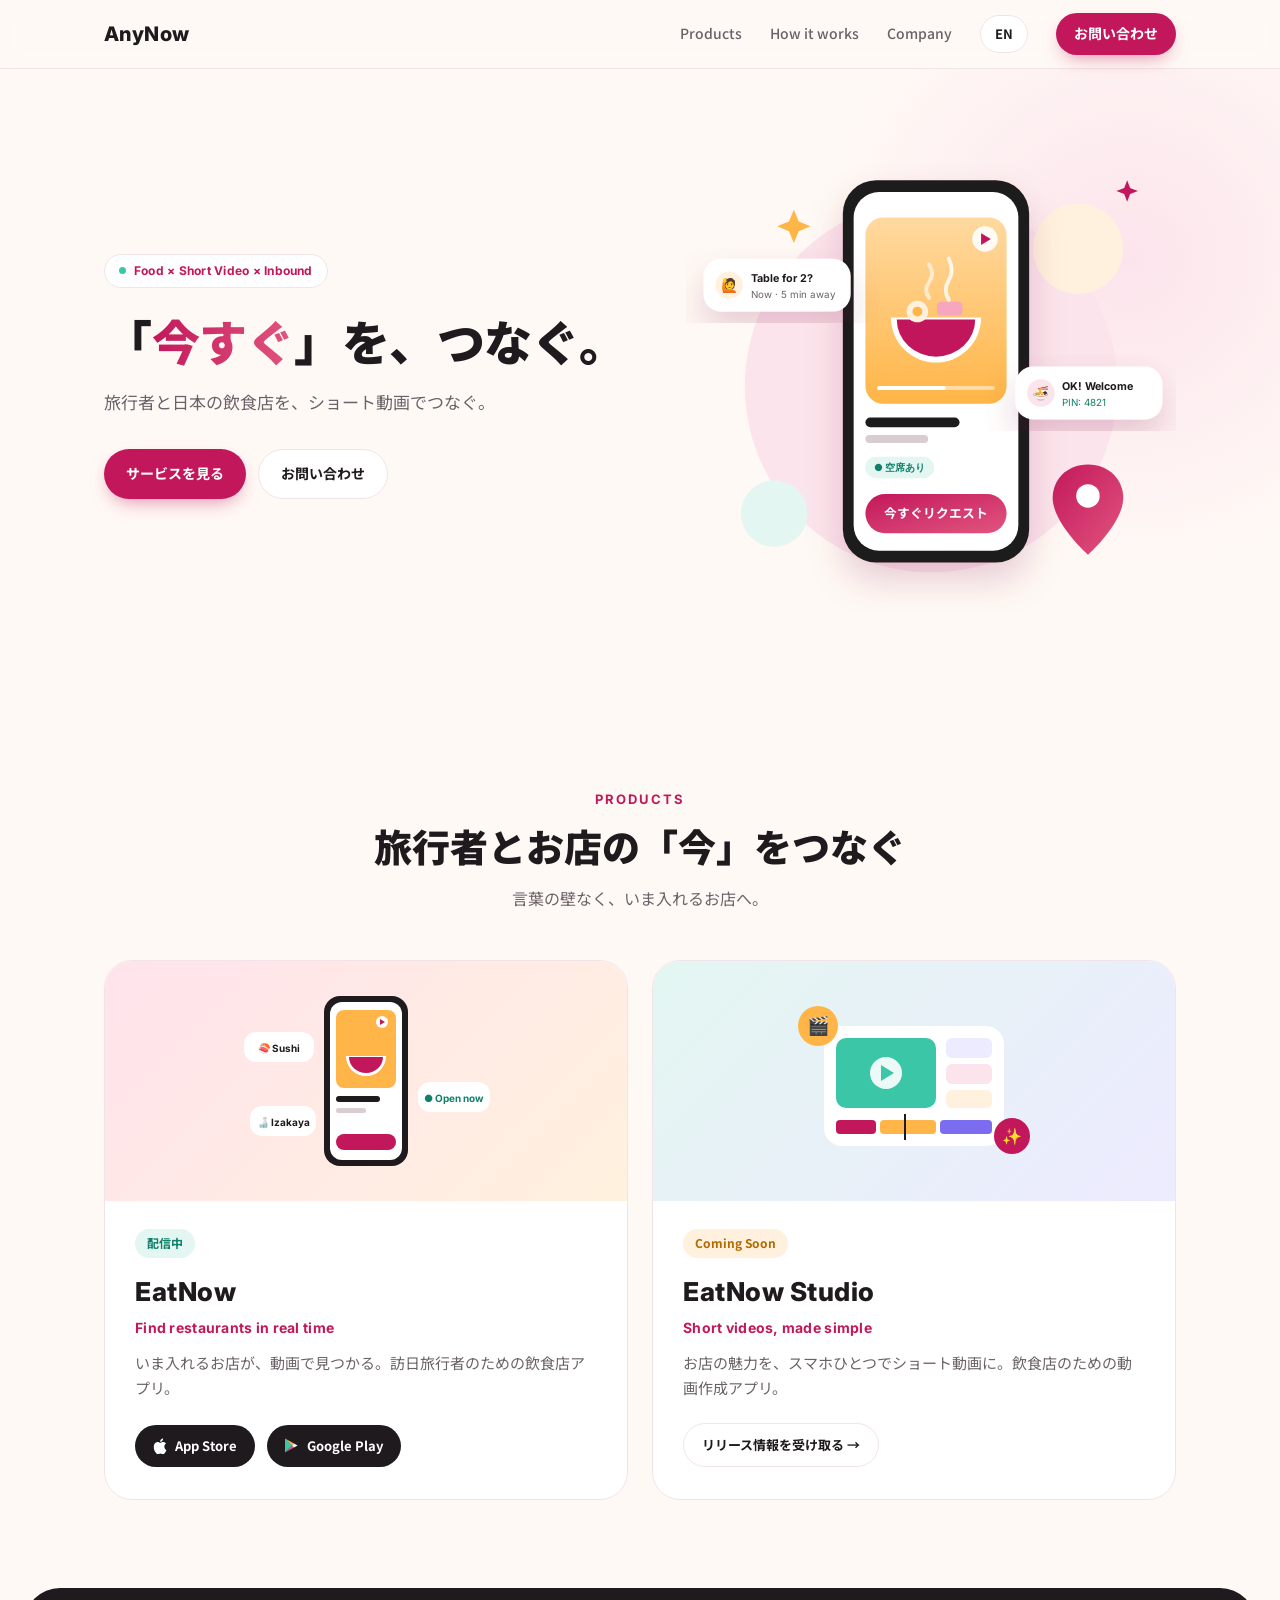
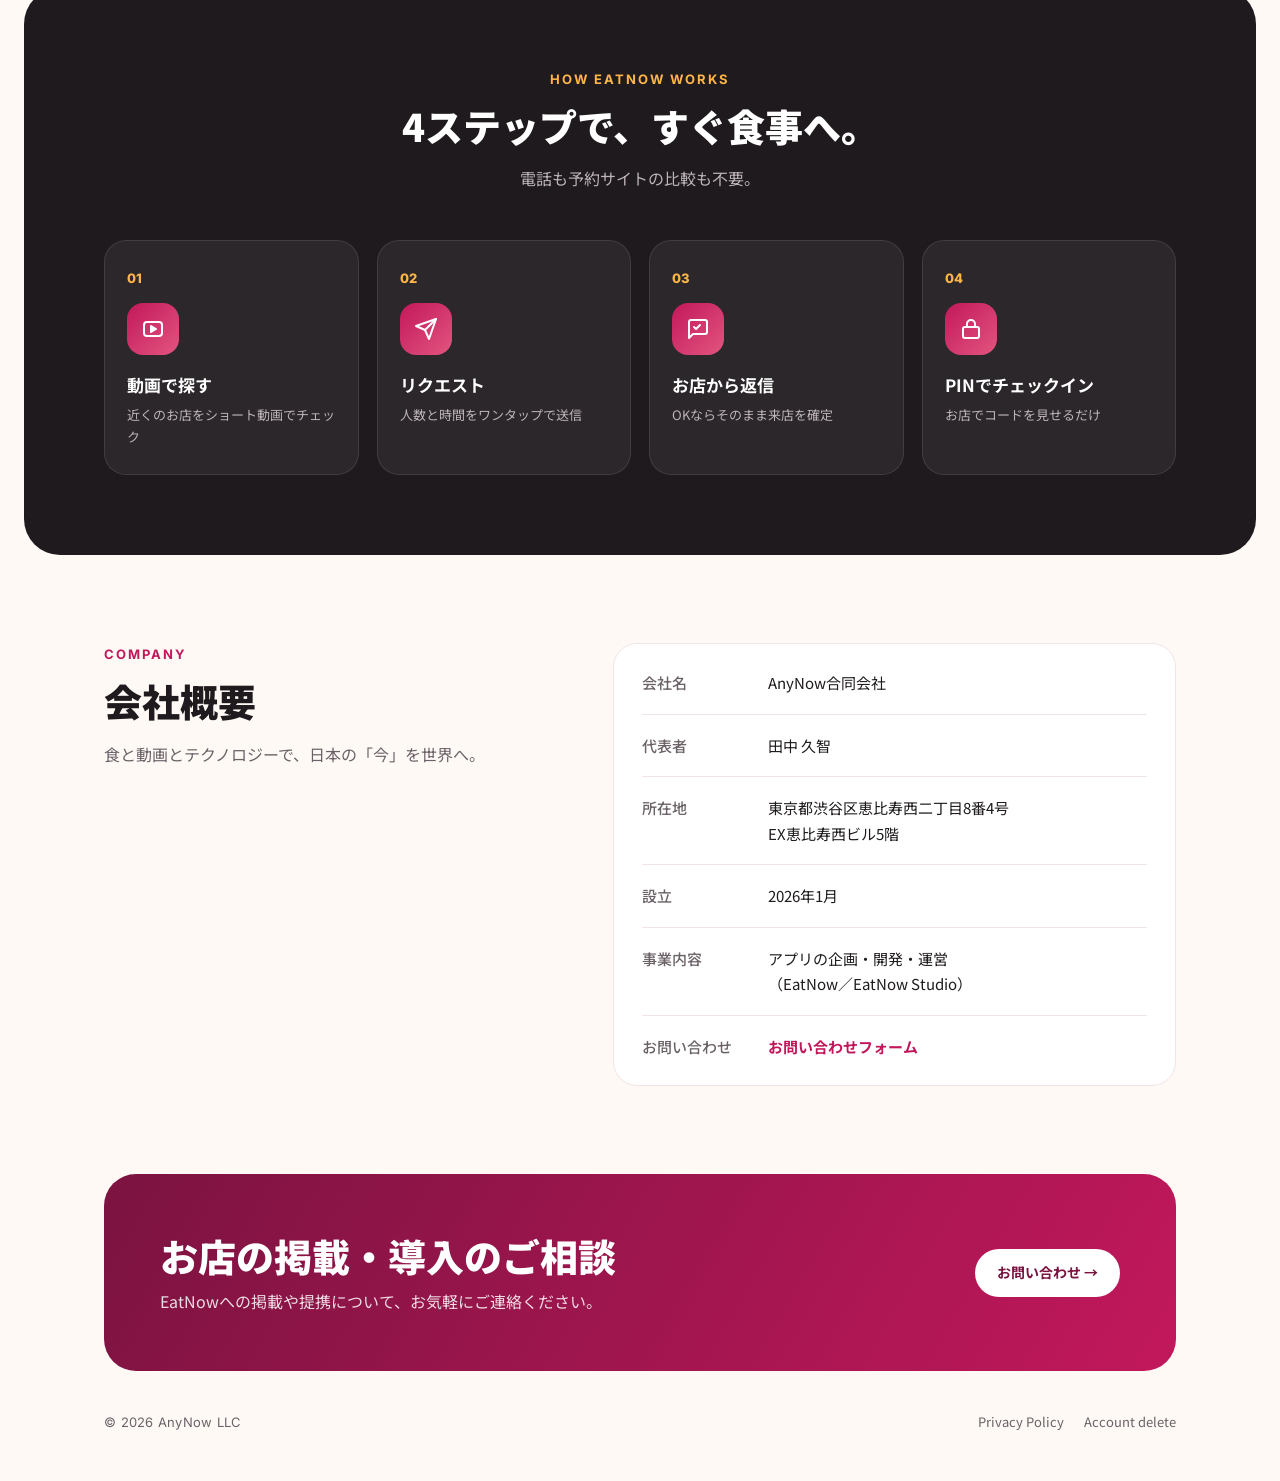
<file: index.html>
<!DOCTYPE html>
<html lang="ja">
<head>
<meta charset="utf-8">
<meta name="viewport" content="width=device-width, initial-scale=1">
<title>AnyNow | 「今すぐ」を、つなぐ。</title>
<meta name="description" content="AnyNow合同会社は、訪日旅行者と日本の飲食店をショート動画でつなぐアプリ「EatNow」を開発・運営しています。">
<link rel="icon" href="data:image/svg+xml,%3Csvg xmlns='http://www.w3.org/2000/svg' viewBox='0 0 32 32'%3E%3Cdefs%3E%3ClinearGradient id='g' x1='0' y1='0' x2='1' y2='1'%3E%3Cstop offset='0' stop-color='%23C2185B'/%3E%3Cstop offset='1' stop-color='%23FFB547'/%3E%3C/linearGradient%3E%3C/defs%3E%3Crect width='32' height='32' rx='9' fill='url(%23g)'/%3E%3Ctext x='16' y='22' text-anchor='middle' font-family='Arial' font-weight='700' font-size='16' fill='white'%3EA%3C/text%3E%3C/svg%3E">
<link rel="preconnect" href="https://fonts.googleapis.com">
<link href="https://fonts.googleapis.com/css2?family=Noto+Sans+JP:wght@400;500;700;900&family=Inter:wght@500;700;800&display=swap" rel="stylesheet">
<link rel="alternate" hreflang="ja" href="https://www.any-now.com/">
<link rel="alternate" hreflang="en" href="https://www.any-now.com/en/">
<link rel="stylesheet" href="/style.css">
</head>
<body>
<nav>
  <div class="wrap">
    <a class="logo en" href="/">AnyNow</a>
    <div class="links">
      <a href="#products">Products</a>
      <a href="#how">How it works</a>
      <a href="#company">Company</a>
      <a class="lang" href="/en/" lang="en">EN</a>
      <a class="btn btn-primary" href="/contact">お問い合わせ</a>
    </div>
  </div>
</nav>

<header class="hero" id="top">
  <div class="wrap">
    <div>
      <span class="eyebrow"><b></b><span class="en">Food × Short Video × Inbound</span></span>
      <h1 style="white-space:nowrap;font-size:clamp(28px,4.2vw,48px)">「<em>今すぐ</em>」を、つなぐ。</h1>
      <p class="lead">旅行者と日本の飲食店を、ショート動画でつなぐ。</p>
      <div class="cta">
        <a class="btn btn-primary" href="#products">サービスを見る</a>
        <a class="btn btn-ghost" href="/contact">お問い合わせ</a>
      </div>
    </div>

    <!-- Hero illustration -->
    <svg class="hero-art" viewBox="0 0 500 480" role="img" aria-label="スマホで飲食店の動画を見つけるイラスト">
      <defs>
        <linearGradient id="g1" x1="0" y1="0" x2="1" y2="1"><stop offset="0" stop-color="#C2185B"/><stop offset="1" stop-color="#E2557F"/></linearGradient>
        <linearGradient id="g2" x1="0" y1="0" x2="0" y2="1"><stop offset="0" stop-color="#FFD9A0"/><stop offset="1" stop-color="#FFB547"/></linearGradient>
        <filter id="sh" x="-20%" y="-20%" width="140%" height="140%"><feDropShadow dx="0" dy="18" stdDeviation="18" flood-color="#7B1340" flood-opacity=".18"/></filter>
      </defs>
      <!-- backdrop blobs -->
      <circle cx="250" cy="250" r="190" fill="#FCE4EC"/>
      <circle cx="400" cy="110" r="46" fill="#FFF1DE"/>
      <circle cx="90" cy="380" r="34" fill="#E3F6F1"/>
      <!-- phone -->
      <g filter="url(#sh)">
        <rect x="160" y="40" width="190" height="390" rx="34" fill="#1E1A1D"/>
        <rect x="171" y="52" width="168" height="366" rx="26" fill="#fff"/>
        <!-- video card -->
        <rect x="183" y="78" width="144" height="190" rx="18" fill="url(#g2)"/>
        <!-- ramen bowl -->
        <path d="M209 180 h92 a46 46 0 0 1 -92 0z" fill="#fff"/>
        <path d="M215 182 h80 a40 38 0 0 1 -80 0z" fill="#C2185B"/>
        <circle cx="236" cy="174" r="11" fill="#FFF1DE"/><circle cx="236" cy="174" r="5" fill="#FFB547"/>
        <rect x="256" y="164" width="26" height="14" rx="4" fill="#F7A6BF"/>
        <path d="M268 120 q6 12 0 22 q-6 10 0 20" stroke="#fff" stroke-width="4" fill="none" stroke-linecap="round" opacity=".8"/>
        <path d="M248 126 q6 10 0 18 q-6 8 0 16" stroke="#fff" stroke-width="4" fill="none" stroke-linecap="round" opacity=".6"/>
        <!-- play -->
        <circle cx="305" cy="100" r="13" fill="#fff" opacity=".9"/><path d="M301 94 l10 6 l-10 6z" fill="#C2185B"/>
        <!-- progress -->
        <rect x="195" y="250" width="120" height="4" rx="2" fill="#fff" opacity=".5"/><rect x="195" y="250" width="70" height="4" rx="2" fill="#fff"/>
        <!-- info -->
        <rect x="183" y="282" width="96" height="10" rx="5" fill="#1E1A1D"/>
        <rect x="183" y="300" width="64" height="8" rx="4" fill="#D9CDD2"/>
        <rect x="183" y="322" width="70" height="22" rx="11" fill="#E3F6F1"/><text x="218" y="337" text-anchor="middle" font-family="Inter" font-size="10" font-weight="700" fill="#11806A">● 空席あり</text>
        <rect x="183" y="360" width="144" height="40" rx="20" fill="url(#g1)"/>
        <text x="255" y="385" text-anchor="middle" font-family="Noto Sans JP, sans-serif" font-size="13" font-weight="700" fill="#fff">今すぐリクエスト</text>
      </g>
      <!-- chat bubbles -->
      <g class="float">
        <rect x="18" y="120" width="150" height="54" rx="18" fill="#fff" filter="url(#sh)"/>
        <circle cx="44" cy="147" r="14" fill="#FFF1DE"/><text x="44" y="152" text-anchor="middle" font-size="14">🙋</text>
        <text x="66" y="144" font-family="Inter" font-size="11" font-weight="700" fill="#1E1A1D">Table for 2?</text>
        <text x="66" y="160" font-family="Inter" font-size="10" fill="#6B6268">Now · 5 min away</text>
      </g>
      <g class="float d2">
        <rect x="336" y="230" width="150" height="54" rx="18" fill="#fff" filter="url(#sh)"/>
        <circle cx="362" cy="257" r="14" fill="#FCE4EC"/><text x="362" y="262" text-anchor="middle" font-size="14">🍜</text>
        <text x="384" y="254" font-family="Inter" font-size="11" font-weight="700" fill="#1E1A1D">OK! Welcome</text>
        <text x="384" y="270" font-family="Inter" font-size="10" fill="#11806A">PIN: 4821</text>
      </g>
      <!-- map pin -->
      <g class="float">
        <path d="M410 330 c-22 0 -36 16 -36 34 c0 26 36 58 36 58 s36 -32 36 -58 c0 -18 -14 -34 -36 -34z" fill="url(#g1)"/>
        <circle cx="410" cy="362" r="12" fill="#fff"/>
      </g>
      <!-- sparkles -->
      <path d="M110 70 l5 12 l12 5 l-12 5 l-5 12 l-5 -12 l-12 -5 l12 -5z" fill="#FFB547"/>
      <path d="M450 40 l3 8 l8 3 l-8 3 l-3 8 l-3 -8 l-8 -3 l8 -3z" fill="#C2185B"/>
    </svg>
  </div>
</header>

<section id="products">
  <div class="wrap center">
    <div class="kicker en">Products</div>
    <h2>旅行者とお店の「今」をつなぐ</h2>
    <p class="sub">言葉の壁なく、いま入れるお店へ。</p>
  </div>
  <div class="wrap grid2">
    <article class="card">
      <div class="art a">
        <svg width="260" height="190" viewBox="0 0 260 190" aria-hidden="true">
          <rect x="88" y="10" width="84" height="170" rx="16" fill="#1E1A1D"/>
          <rect x="94" y="16" width="72" height="158" rx="12" fill="#fff"/>
          <rect x="100" y="24" width="60" height="78" rx="8" fill="#FFB547"/>
          <path d="M110 70 h40 a20 20 0 0 1 -40 0z" fill="#fff"/><path d="M113 71 h34 a17 16 0 0 1 -34 0z" fill="#C2185B"/>
          <circle cx="146" cy="36" r="6" fill="#fff"/><path d="M144 33 l5 3 l-5 3z" fill="#C2185B"/>
          <rect x="100" y="110" width="44" height="6" rx="3" fill="#1E1A1D"/>
          <rect x="100" y="122" width="30" height="5" rx="2.5" fill="#D9CDD2"/>
          <rect x="100" y="148" width="60" height="16" rx="8" fill="#C2185B"/>
          <g class="float"><rect x="8" y="46" width="70" height="30" rx="12" fill="#fff"/><text x="43" y="66" text-anchor="middle" font-family="Inter" font-size="10" font-weight="700" fill="#1E1A1D">🍣 Sushi</text></g>
          <g class="float d2"><rect x="182" y="96" width="72" height="30" rx="12" fill="#fff"/><text x="218" y="116" text-anchor="middle" font-family="Inter" font-size="10" font-weight="700" fill="#11806A">● Open now</text></g>
          <g class="float"><rect x="14" y="120" width="66" height="30" rx="12" fill="#fff"/><text x="47" y="140" text-anchor="middle" font-family="Inter" font-size="10" font-weight="700" fill="#1E1A1D">🍶 Izakaya</text></g>
        </svg>
      </div>
      <div class="body">
        <span class="tag live">配信中</span>
        <h3 class="en">EatNow</h3>
        <div class="en-sub en">Find restaurants in real time</div>
        <p>いま入れるお店が、動画で見つかる。訪日旅行者のための飲食店アプリ。</p>
        <div class="cta">
          <a class="btn btn-dark" href="https://apps.apple.com/us/app/eatnow-by-anynow/id6777849976" target="_blank" rel="noopener">
            <svg width="14" height="16" viewBox="0 0 14 17" fill="#fff" aria-hidden="true"><path d="M11.6 9c0-2 1.7-3 1.8-3.1-1-1.4-2.5-1.6-3-1.6-1.3-.1-2.5.8-3.1.8-.7 0-1.6-.8-2.7-.8C3.2 4.3 1.9 5.2 1.1 6.5c-1.5 2.6-.4 6.5 1.1 8.6.7 1 1.5 2.2 2.6 2.1 1-.04 1.4-.7 2.7-.7 1.2 0 1.6.7 2.7.7 1.1 0 1.8-1 2.5-2 .8-1.2 1.1-2.3 1.1-2.4 0 0-2.2-.8-2.2-3.8zM9.5 2.9C10 2.2 10.4 1.3 10.3.4c-.8 0-1.8.5-2.3 1.2-.5.6-1 1.5-.8 2.4.9.1 1.8-.4 2.3-1.1z"/></svg>
            App Store</a>
          <a class="btn btn-dark" href="https://play.google.com/store/apps/details?id=com.anynow.app.eatnow" target="_blank" rel="noopener">
            <svg width="14" height="15" viewBox="0 0 14 15" aria-hidden="true"><path d="M0 .6v13.8L7 7.5z" fill="#3CC6A8"/><path d="M7 7.5 0 .6l9 5z" fill="#FFB547"/><path d="M7 7.5 0 14.4l9-5z" fill="#E2557F"/><path d="M9 5.6 12.6 7.5 9 9.4 7 7.5z" fill="#fff"/></svg>
            Google Play</a>
        </div>
      </div>
    </article>

    <article class="card">
      <div class="art b">
        <svg width="260" height="190" viewBox="0 0 260 190" aria-hidden="true">
          <!-- clapper / editor -->
          <rect x="40" y="40" width="180" height="120" rx="18" fill="#fff"/>
          <rect x="52" y="52" width="100" height="70" rx="10" fill="#3CC6A8"/>
          <circle cx="102" cy="87" r="16" fill="#fff" opacity=".9"/><path d="M97 79 l13 8 l-13 8z" fill="#3CC6A8"/>
          <rect x="162" y="52" width="46" height="20" rx="6" fill="#EDEBFF"/>
          <rect x="162" y="78" width="46" height="20" rx="6" fill="#FCE4EC"/>
          <rect x="162" y="104" width="46" height="18" rx="6" fill="#FFF1DE"/>
          <!-- timeline -->
          <rect x="52" y="134" width="40" height="14" rx="4" fill="#C2185B"/>
          <rect x="96" y="134" width="56" height="14" rx="4" fill="#FFB547"/>
          <rect x="156" y="134" width="52" height="14" rx="4" fill="#7C6CF0"/>
          <rect x="120" y="128" width="2" height="26" fill="#1E1A1D"/>
          <g class="float"><circle cx="34" cy="40" r="20" fill="#FFB547"/><text x="34" y="46" text-anchor="middle" font-size="18">🎬</text></g>
          <g class="float d2"><circle cx="228" cy="150" r="18" fill="#C2185B"/><text x="228" y="156" text-anchor="middle" font-size="16">✨</text></g>
        </svg>
      </div>
      <div class="body">
        <span class="tag soon">Coming Soon</span>
        <h3 class="en">EatNow Studio</h3>
        <div class="en-sub en">Short videos, made simple</div>
        <p>お店の魅力を、スマホひとつでショート動画に。飲食店のための動画作成アプリ。</p>
        <div class="cta">
          <a class="btn btn-ghost" href="/contact">リリース情報を受け取る →</a>
        </div>
      </div>
    </article>
  </div>
</section>

<div class="steps" id="how">
  <div class="wrap center">
    <div class="kicker en">How EatNow works</div>
    <h2>4ステップで、すぐ食事へ。</h2>
    <p class="sub">電話も予約サイトの比較も不要。</p>
  </div>
  <div class="wrap grid4">
    <div class="step"><div class="num">01</div><div class="ic"><svg width="24" height="24" viewBox="0 0 24 24" fill="none" stroke="#fff" stroke-width="2" stroke-linecap="round" stroke-linejoin="round"><rect x="3" y="5" width="18" height="14" rx="3"/><path d="m10 9 5 3-5 3z" fill="#fff"/></svg></div><h4>動画で探す</h4><p>近くのお店をショート動画でチェック</p></div>
    <div class="step"><div class="num">02</div><div class="ic"><svg width="24" height="24" viewBox="0 0 24 24" fill="none" stroke="#fff" stroke-width="2" stroke-linecap="round" stroke-linejoin="round"><path d="M22 2 11 13"/><path d="M22 2 15 22l-4-9-9-4z"/></svg></div><h4>リクエスト</h4><p>人数と時間をワンタップで送信</p></div>
    <div class="step"><div class="num">03</div><div class="ic"><svg width="24" height="24" viewBox="0 0 24 24" fill="none" stroke="#fff" stroke-width="2" stroke-linecap="round" stroke-linejoin="round"><path d="M21 15a2 2 0 0 1-2 2H7l-4 4V5a2 2 0 0 1 2-2h14a2 2 0 0 1 2 2z"/><path d="m8 10 2 2 4-4"/></svg></div><h4>お店から返信</h4><p>OKならそのまま来店を確定</p></div>
    <div class="step"><div class="num">04</div><div class="ic"><svg width="24" height="24" viewBox="0 0 24 24" fill="none" stroke="#fff" stroke-width="2" stroke-linecap="round" stroke-linejoin="round"><rect x="4" y="10" width="16" height="11" rx="2"/><path d="M8 10V7a4 4 0 0 1 8 0v3"/></svg></div><h4>PINでチェックイン</h4><p>お店でコードを見せるだけ</p></div>
  </div>
</div>

<section id="company">
  <div class="wrap company">
    <div>
      <div class="kicker en">Company</div>
      <h2>会社概要</h2>
      <p class="sub">食と動画とテクノロジーで、日本の「今」を世界へ。</p>
    </div>
    <dl>
      <div><dt>会社名</dt><dd>AnyNow合同会社</dd></div>
      <div><dt>代表者</dt><dd>田中 久智</dd></div>
      <div><dt>所在地</dt><dd>東京都渋谷区恵比寿西二丁目8番4号<br>EX恵比寿西ビル5階</dd></div>
      <div><dt>設立</dt><dd>2026年1月</dd></div>
      <div><dt>事業内容</dt><dd>アプリの企画・開発・運営<br>（EatNow／EatNow Studio）</dd></div>
      <div><dt>お問い合わせ</dt><dd><a href="/contact">お問い合わせフォーム</a></dd></div>
    </dl>
  </div>
</section>

<div class="wrap">
  <div class="contact">
    <div>
      <h2>お店の掲載・導入のご相談</h2>
      <p>EatNowへの掲載や提携について、お気軽にご連絡ください。</p>
    </div>
    <a class="btn" href="/contact">お問い合わせ →</a>
  </div>
</div>

<footer>
  <div class="wrap">
    <span class="en">© 2026 AnyNow LLC</span>
    <span class="flinks"><a href="/privacy-policy">Privacy Policy</a><a href="/account-delete">Account delete</a></span>
  </div>
</footer>
</body>
</html>
</file>
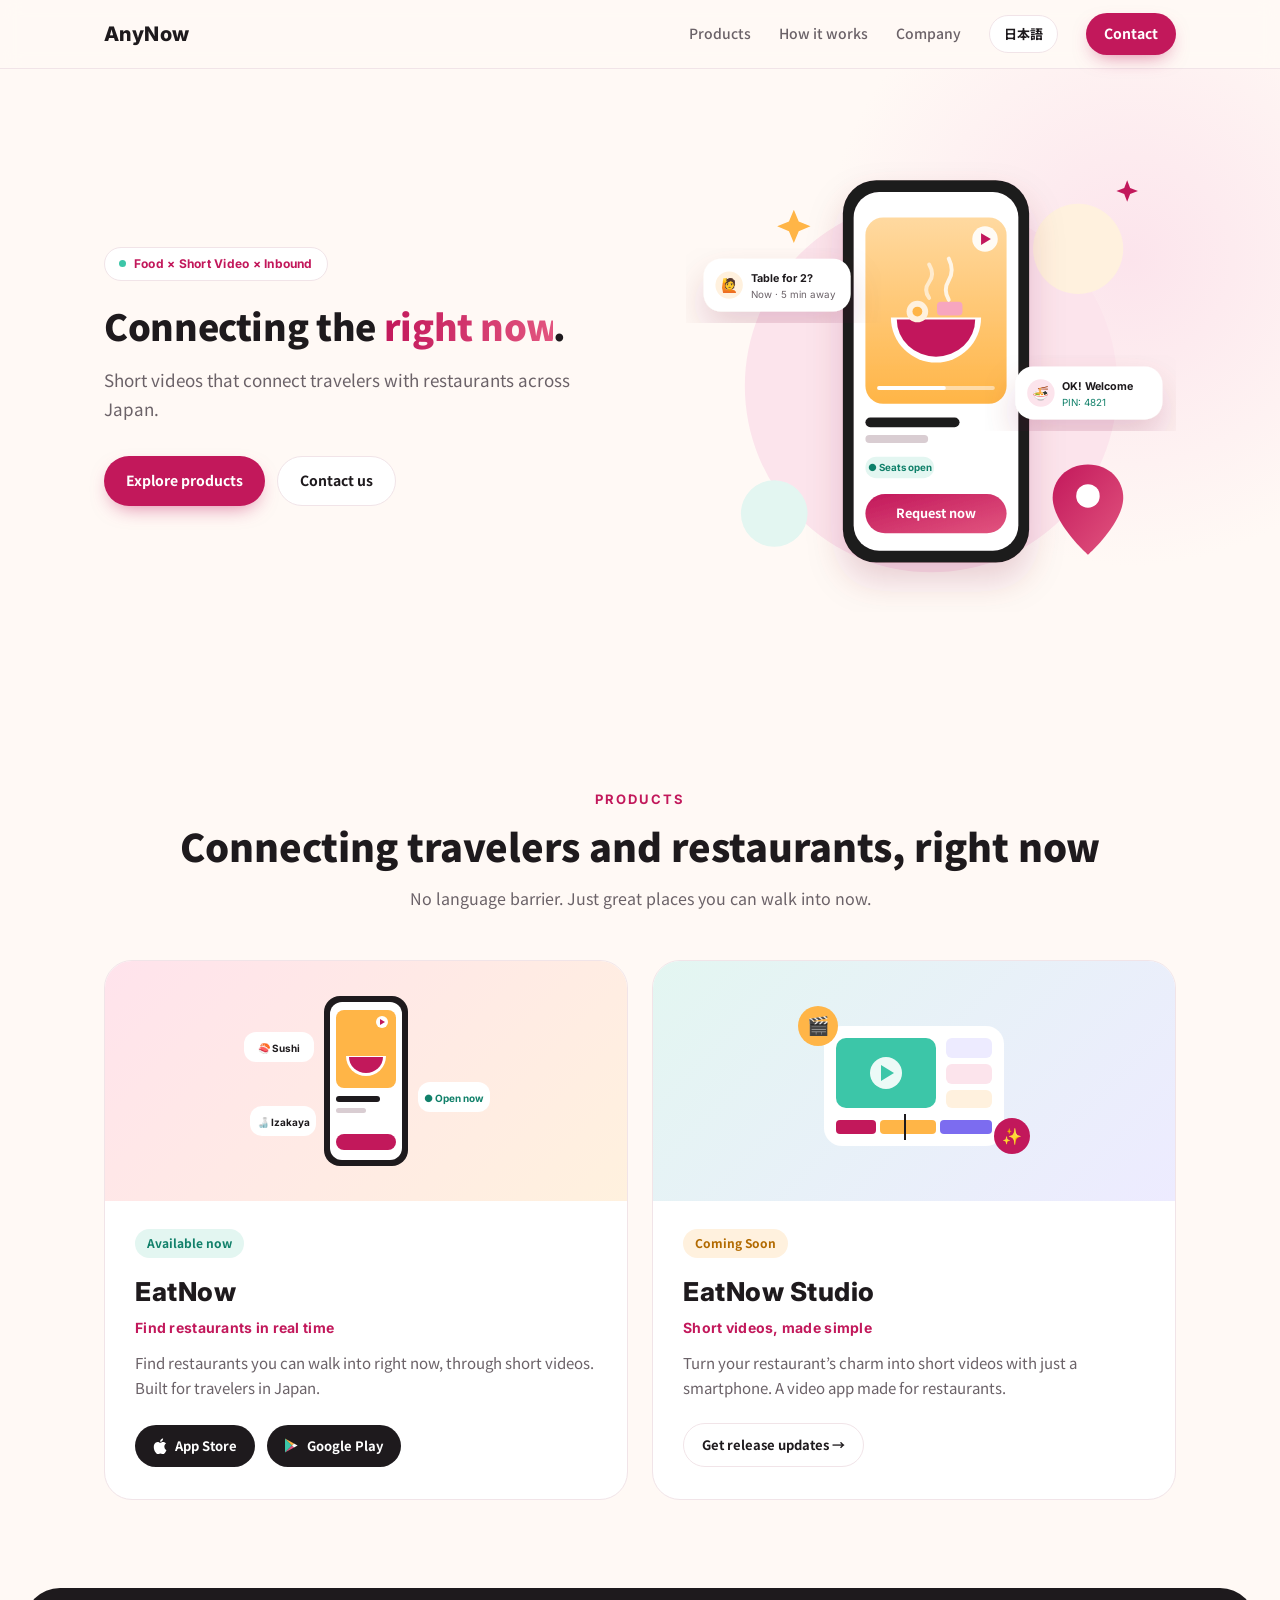
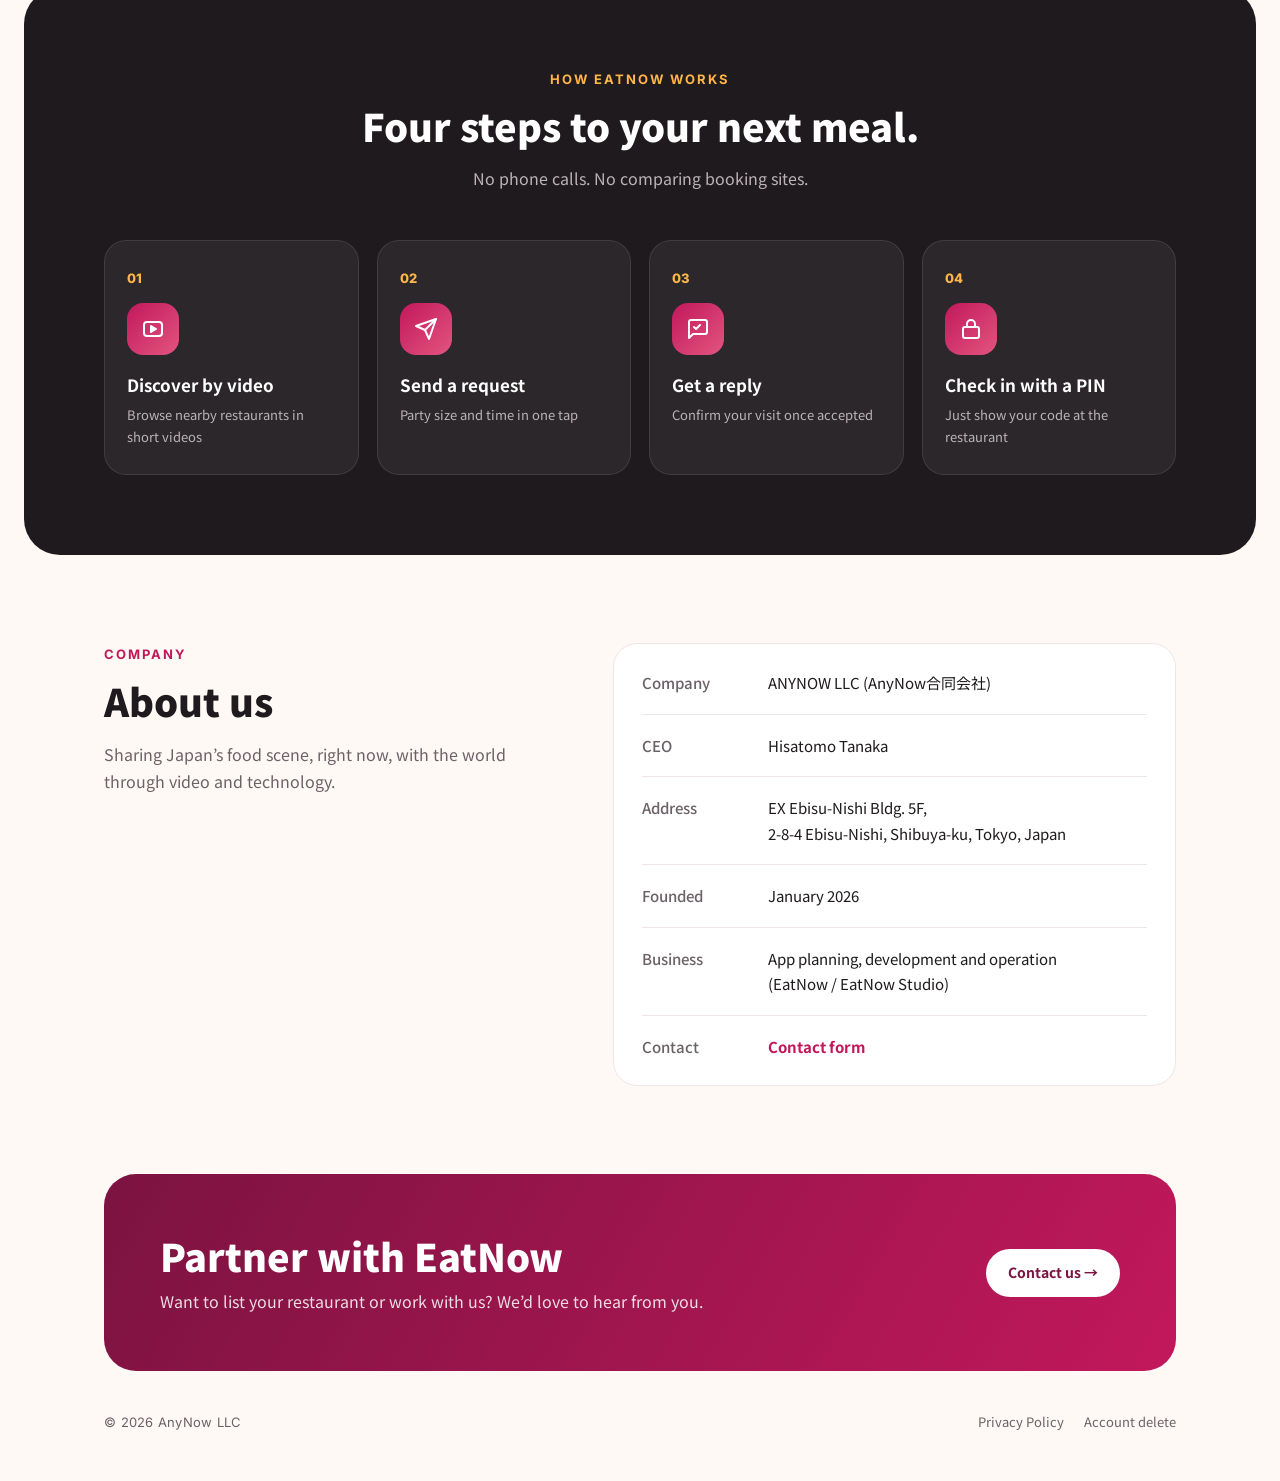
<file: en/index.html>
<!DOCTYPE html>
<html lang="en">
<head>
<meta charset="utf-8">
<meta name="viewport" content="width=device-width, initial-scale=1">
<title>AnyNow | Connecting the right now</title>
<meta name="description" content="AnyNow LLC builds EatNow, an app that connects travelers in Japan with restaurants through short videos.">
<link rel="icon" href="data:image/svg+xml,%3Csvg xmlns='http://www.w3.org/2000/svg' viewBox='0 0 32 32'%3E%3Cdefs%3E%3ClinearGradient id='g' x1='0' y1='0' x2='1' y2='1'%3E%3Cstop offset='0' stop-color='%23C2185B'/%3E%3Cstop offset='1' stop-color='%23FFB547'/%3E%3C/linearGradient%3E%3C/defs%3E%3Crect width='32' height='32' rx='9' fill='url(%23g)'/%3E%3Ctext x='16' y='22' text-anchor='middle' font-family='Arial' font-weight='700' font-size='16' fill='white'%3EA%3C/text%3E%3C/svg%3E">
<link rel="preconnect" href="https://fonts.googleapis.com">
<link href="https://fonts.googleapis.com/css2?family=Noto+Sans+JP:wght@400;500;700;900&family=Inter:wght@500;700;800&display=swap" rel="stylesheet">
<link rel="alternate" hreflang="ja" href="https://www.any-now.com/">
<link rel="alternate" hreflang="en" href="https://www.any-now.com/en/">
<link rel="stylesheet" href="/style.css">
</head>
<body>
<nav>
  <div class="wrap">
    <a class="logo en" href="/">AnyNow</a>
    <div class="links">
      <a href="#products">Products</a>
      <a href="#how">How it works</a>
      <a href="#company">Company</a>
      <a class="lang" href="/" lang="ja">日本語</a>
      <a class="btn btn-primary" href="/en/contact">Contact</a>
    </div>
  </div>
</nav>

<header class="hero" id="top">
  <div class="wrap">
    <div>
      <span class="eyebrow"><b></b><span class="en">Food × Short Video × Inbound</span></span>
      <h1 style="white-space:nowrap;font-size:clamp(22px,3vw,36px)">Connecting the <em>right now</em>.</h1>
      <p class="lead">Short videos that connect travelers with restaurants across Japan.</p>
      <div class="cta">
        <a class="btn btn-primary" href="#products">Explore products</a>
        <a class="btn btn-ghost" href="/en/contact">Contact us</a>
      </div>
    </div>

    <!-- Hero illustration -->
    <svg class="hero-art" viewBox="0 0 500 480" role="img" aria-label="Illustration of finding a restaurant video on a smartphone">
      <defs>
        <linearGradient id="g1" x1="0" y1="0" x2="1" y2="1"><stop offset="0" stop-color="#C2185B"/><stop offset="1" stop-color="#E2557F"/></linearGradient>
        <linearGradient id="g2" x1="0" y1="0" x2="0" y2="1"><stop offset="0" stop-color="#FFD9A0"/><stop offset="1" stop-color="#FFB547"/></linearGradient>
        <filter id="sh" x="-20%" y="-20%" width="140%" height="140%"><feDropShadow dx="0" dy="18" stdDeviation="18" flood-color="#7B1340" flood-opacity=".18"/></filter>
      </defs>
      <!-- backdrop blobs -->
      <circle cx="250" cy="250" r="190" fill="#FCE4EC"/>
      <circle cx="400" cy="110" r="46" fill="#FFF1DE"/>
      <circle cx="90" cy="380" r="34" fill="#E3F6F1"/>
      <!-- phone -->
      <g filter="url(#sh)">
        <rect x="160" y="40" width="190" height="390" rx="34" fill="#1E1A1D"/>
        <rect x="171" y="52" width="168" height="366" rx="26" fill="#fff"/>
        <!-- video card -->
        <rect x="183" y="78" width="144" height="190" rx="18" fill="url(#g2)"/>
        <!-- ramen bowl -->
        <path d="M209 180 h92 a46 46 0 0 1 -92 0z" fill="#fff"/>
        <path d="M215 182 h80 a40 38 0 0 1 -80 0z" fill="#C2185B"/>
        <circle cx="236" cy="174" r="11" fill="#FFF1DE"/><circle cx="236" cy="174" r="5" fill="#FFB547"/>
        <rect x="256" y="164" width="26" height="14" rx="4" fill="#F7A6BF"/>
        <path d="M268 120 q6 12 0 22 q-6 10 0 20" stroke="#fff" stroke-width="4" fill="none" stroke-linecap="round" opacity=".8"/>
        <path d="M248 126 q6 10 0 18 q-6 8 0 16" stroke="#fff" stroke-width="4" fill="none" stroke-linecap="round" opacity=".6"/>
        <!-- play -->
        <circle cx="305" cy="100" r="13" fill="#fff" opacity=".9"/><path d="M301 94 l10 6 l-10 6z" fill="#C2185B"/>
        <!-- progress -->
        <rect x="195" y="250" width="120" height="4" rx="2" fill="#fff" opacity=".5"/><rect x="195" y="250" width="70" height="4" rx="2" fill="#fff"/>
        <!-- info -->
        <rect x="183" y="282" width="96" height="10" rx="5" fill="#1E1A1D"/>
        <rect x="183" y="300" width="64" height="8" rx="4" fill="#D9CDD2"/>
        <rect x="183" y="322" width="70" height="22" rx="11" fill="#E3F6F1"/><text x="218" y="337" text-anchor="middle" font-family="Inter" font-size="10" font-weight="700" fill="#11806A">● Seats open</text>
        <rect x="183" y="360" width="144" height="40" rx="20" fill="url(#g1)"/>
        <text x="255" y="385" text-anchor="middle" font-family="Noto Sans JP, sans-serif" font-size="13" font-weight="700" fill="#fff">Request now</text>
      </g>
      <!-- chat bubbles -->
      <g class="float">
        <rect x="18" y="120" width="150" height="54" rx="18" fill="#fff" filter="url(#sh)"/>
        <circle cx="44" cy="147" r="14" fill="#FFF1DE"/><text x="44" y="152" text-anchor="middle" font-size="14">🙋</text>
        <text x="66" y="144" font-family="Inter" font-size="11" font-weight="700" fill="#1E1A1D">Table for 2?</text>
        <text x="66" y="160" font-family="Inter" font-size="10" fill="#6B6268">Now · 5 min away</text>
      </g>
      <g class="float d2">
        <rect x="336" y="230" width="150" height="54" rx="18" fill="#fff" filter="url(#sh)"/>
        <circle cx="362" cy="257" r="14" fill="#FCE4EC"/><text x="362" y="262" text-anchor="middle" font-size="14">🍜</text>
        <text x="384" y="254" font-family="Inter" font-size="11" font-weight="700" fill="#1E1A1D">OK! Welcome</text>
        <text x="384" y="270" font-family="Inter" font-size="10" fill="#11806A">PIN: 4821</text>
      </g>
      <!-- map pin -->
      <g class="float">
        <path d="M410 330 c-22 0 -36 16 -36 34 c0 26 36 58 36 58 s36 -32 36 -58 c0 -18 -14 -34 -36 -34z" fill="url(#g1)"/>
        <circle cx="410" cy="362" r="12" fill="#fff"/>
      </g>
      <!-- sparkles -->
      <path d="M110 70 l5 12 l12 5 l-12 5 l-5 12 l-5 -12 l-12 -5 l12 -5z" fill="#FFB547"/>
      <path d="M450 40 l3 8 l8 3 l-8 3 l-3 8 l-3 -8 l-8 -3 l8 -3z" fill="#C2185B"/>
    </svg>
  </div>
</header>

<section id="products">
  <div class="wrap center">
    <div class="kicker en">Products</div>
    <h2>Connecting travelers and restaurants, right now</h2>
    <p class="sub">No language barrier. Just great places you can walk into now.</p>
  </div>
  <div class="wrap grid2">
    <article class="card">
      <div class="art a">
        <svg width="260" height="190" viewBox="0 0 260 190" aria-hidden="true">
          <rect x="88" y="10" width="84" height="170" rx="16" fill="#1E1A1D"/>
          <rect x="94" y="16" width="72" height="158" rx="12" fill="#fff"/>
          <rect x="100" y="24" width="60" height="78" rx="8" fill="#FFB547"/>
          <path d="M110 70 h40 a20 20 0 0 1 -40 0z" fill="#fff"/><path d="M113 71 h34 a17 16 0 0 1 -34 0z" fill="#C2185B"/>
          <circle cx="146" cy="36" r="6" fill="#fff"/><path d="M144 33 l5 3 l-5 3z" fill="#C2185B"/>
          <rect x="100" y="110" width="44" height="6" rx="3" fill="#1E1A1D"/>
          <rect x="100" y="122" width="30" height="5" rx="2.5" fill="#D9CDD2"/>
          <rect x="100" y="148" width="60" height="16" rx="8" fill="#C2185B"/>
          <g class="float"><rect x="8" y="46" width="70" height="30" rx="12" fill="#fff"/><text x="43" y="66" text-anchor="middle" font-family="Inter" font-size="10" font-weight="700" fill="#1E1A1D">🍣 Sushi</text></g>
          <g class="float d2"><rect x="182" y="96" width="72" height="30" rx="12" fill="#fff"/><text x="218" y="116" text-anchor="middle" font-family="Inter" font-size="10" font-weight="700" fill="#11806A">● Open now</text></g>
          <g class="float"><rect x="14" y="120" width="66" height="30" rx="12" fill="#fff"/><text x="47" y="140" text-anchor="middle" font-family="Inter" font-size="10" font-weight="700" fill="#1E1A1D">🍶 Izakaya</text></g>
        </svg>
      </div>
      <div class="body">
        <span class="tag live">Available now</span>
        <h3 class="en">EatNow</h3>
        <div class="en-sub en">Find restaurants in real time</div>
        <p>Find restaurants you can walk into right now, through short videos. Built for travelers in Japan.</p>
        <div class="cta">
          <a class="btn btn-dark" href="https://apps.apple.com/us/app/eatnow-by-anynow/id6777849976" target="_blank" rel="noopener">
            <svg width="14" height="16" viewBox="0 0 14 17" fill="#fff" aria-hidden="true"><path d="M11.6 9c0-2 1.7-3 1.8-3.1-1-1.4-2.5-1.6-3-1.6-1.3-.1-2.5.8-3.1.8-.7 0-1.6-.8-2.7-.8C3.2 4.3 1.9 5.2 1.1 6.5c-1.5 2.6-.4 6.5 1.1 8.6.7 1 1.5 2.2 2.6 2.1 1-.04 1.4-.7 2.7-.7 1.2 0 1.6.7 2.7.7 1.1 0 1.8-1 2.5-2 .8-1.2 1.1-2.3 1.1-2.4 0 0-2.2-.8-2.2-3.8zM9.5 2.9C10 2.2 10.4 1.3 10.3.4c-.8 0-1.8.5-2.3 1.2-.5.6-1 1.5-.8 2.4.9.1 1.8-.4 2.3-1.1z"/></svg>
            App Store</a>
          <a class="btn btn-dark" href="https://play.google.com/store/apps/details?id=com.anynow.app.eatnow" target="_blank" rel="noopener">
            <svg width="14" height="15" viewBox="0 0 14 15" aria-hidden="true"><path d="M0 .6v13.8L7 7.5z" fill="#3CC6A8"/><path d="M7 7.5 0 .6l9 5z" fill="#FFB547"/><path d="M7 7.5 0 14.4l9-5z" fill="#E2557F"/><path d="M9 5.6 12.6 7.5 9 9.4 7 7.5z" fill="#fff"/></svg>
            Google Play</a>
        </div>
      </div>
    </article>

    <article class="card">
      <div class="art b">
        <svg width="260" height="190" viewBox="0 0 260 190" aria-hidden="true">
          <!-- clapper / editor -->
          <rect x="40" y="40" width="180" height="120" rx="18" fill="#fff"/>
          <rect x="52" y="52" width="100" height="70" rx="10" fill="#3CC6A8"/>
          <circle cx="102" cy="87" r="16" fill="#fff" opacity=".9"/><path d="M97 79 l13 8 l-13 8z" fill="#3CC6A8"/>
          <rect x="162" y="52" width="46" height="20" rx="6" fill="#EDEBFF"/>
          <rect x="162" y="78" width="46" height="20" rx="6" fill="#FCE4EC"/>
          <rect x="162" y="104" width="46" height="18" rx="6" fill="#FFF1DE"/>
          <!-- timeline -->
          <rect x="52" y="134" width="40" height="14" rx="4" fill="#C2185B"/>
          <rect x="96" y="134" width="56" height="14" rx="4" fill="#FFB547"/>
          <rect x="156" y="134" width="52" height="14" rx="4" fill="#7C6CF0"/>
          <rect x="120" y="128" width="2" height="26" fill="#1E1A1D"/>
          <g class="float"><circle cx="34" cy="40" r="20" fill="#FFB547"/><text x="34" y="46" text-anchor="middle" font-size="18">🎬</text></g>
          <g class="float d2"><circle cx="228" cy="150" r="18" fill="#C2185B"/><text x="228" y="156" text-anchor="middle" font-size="16">✨</text></g>
        </svg>
      </div>
      <div class="body">
        <span class="tag soon">Coming Soon</span>
        <h3 class="en">EatNow Studio</h3>
        <div class="en-sub en">Short videos, made simple</div>
        <p>Turn your restaurant’s charm into short videos with just a smartphone. A video app made for restaurants.</p>
        <div class="cta">
          <a class="btn btn-ghost" href="/en/contact">Get release updates →</a>
        </div>
      </div>
    </article>
  </div>
</section>

<div class="steps" id="how">
  <div class="wrap center">
    <div class="kicker en">How EatNow works</div>
    <h2>Four steps to your next meal.</h2>
    <p class="sub">No phone calls. No comparing booking sites.</p>
  </div>
  <div class="wrap grid4">
    <div class="step"><div class="num">01</div><div class="ic"><svg width="24" height="24" viewBox="0 0 24 24" fill="none" stroke="#fff" stroke-width="2" stroke-linecap="round" stroke-linejoin="round"><rect x="3" y="5" width="18" height="14" rx="3"/><path d="m10 9 5 3-5 3z" fill="#fff"/></svg></div><h4>Discover by video</h4><p>Browse nearby restaurants in short videos</p></div>
    <div class="step"><div class="num">02</div><div class="ic"><svg width="24" height="24" viewBox="0 0 24 24" fill="none" stroke="#fff" stroke-width="2" stroke-linecap="round" stroke-linejoin="round"><path d="M22 2 11 13"/><path d="M22 2 15 22l-4-9-9-4z"/></svg></div><h4>Send a request</h4><p>Party size and time in one tap</p></div>
    <div class="step"><div class="num">03</div><div class="ic"><svg width="24" height="24" viewBox="0 0 24 24" fill="none" stroke="#fff" stroke-width="2" stroke-linecap="round" stroke-linejoin="round"><path d="M21 15a2 2 0 0 1-2 2H7l-4 4V5a2 2 0 0 1 2-2h14a2 2 0 0 1 2 2z"/><path d="m8 10 2 2 4-4"/></svg></div><h4>Get a reply</h4><p>Confirm your visit once accepted</p></div>
    <div class="step"><div class="num">04</div><div class="ic"><svg width="24" height="24" viewBox="0 0 24 24" fill="none" stroke="#fff" stroke-width="2" stroke-linecap="round" stroke-linejoin="round"><rect x="4" y="10" width="16" height="11" rx="2"/><path d="M8 10V7a4 4 0 0 1 8 0v3"/></svg></div><h4>Check in with a PIN</h4><p>Just show your code at the restaurant</p></div>
  </div>
</div>

<section id="company">
  <div class="wrap company">
    <div>
      <div class="kicker en">Company</div>
      <h2>About us</h2>
      <p class="sub">Sharing Japan’s food scene, right now, with the world through video and technology.</p>
    </div>
    <dl>
      <div><dt>Company</dt><dd>ANYNOW LLC (AnyNow合同会社)</dd></div>
      <div><dt>CEO</dt><dd>Hisatomo Tanaka</dd></div>
      <div><dt>Address</dt><dd>EX Ebisu-Nishi Bldg. 5F,<br>2-8-4 Ebisu-Nishi, Shibuya-ku, Tokyo, Japan</dd></div>
      <div><dt>Founded</dt><dd>January 2026</dd></div>
      <div><dt>Business</dt><dd>App planning, development and operation<br>(EatNow / EatNow Studio)</dd></div>
      <div><dt>Contact</dt><dd><a href="/en/contact">Contact form</a></dd></div>
    </dl>
  </div>
</section>

<div class="wrap">
  <div class="contact">
    <div>
      <h2>Partner with EatNow</h2>
      <p>Want to list your restaurant or work with us? We’d love to hear from you.</p>
    </div>
    <a class="btn" href="/en/contact">Contact us →</a>
  </div>
</div>

<footer>
  <div class="wrap">
    <span class="en">© 2026 AnyNow LLC</span>
    <span class="flinks"><a href="/privacy-policy">Privacy Policy</a><a href="/account-delete">Account delete</a></span>
  </div>
</footer>
</body>
</html>
</file>
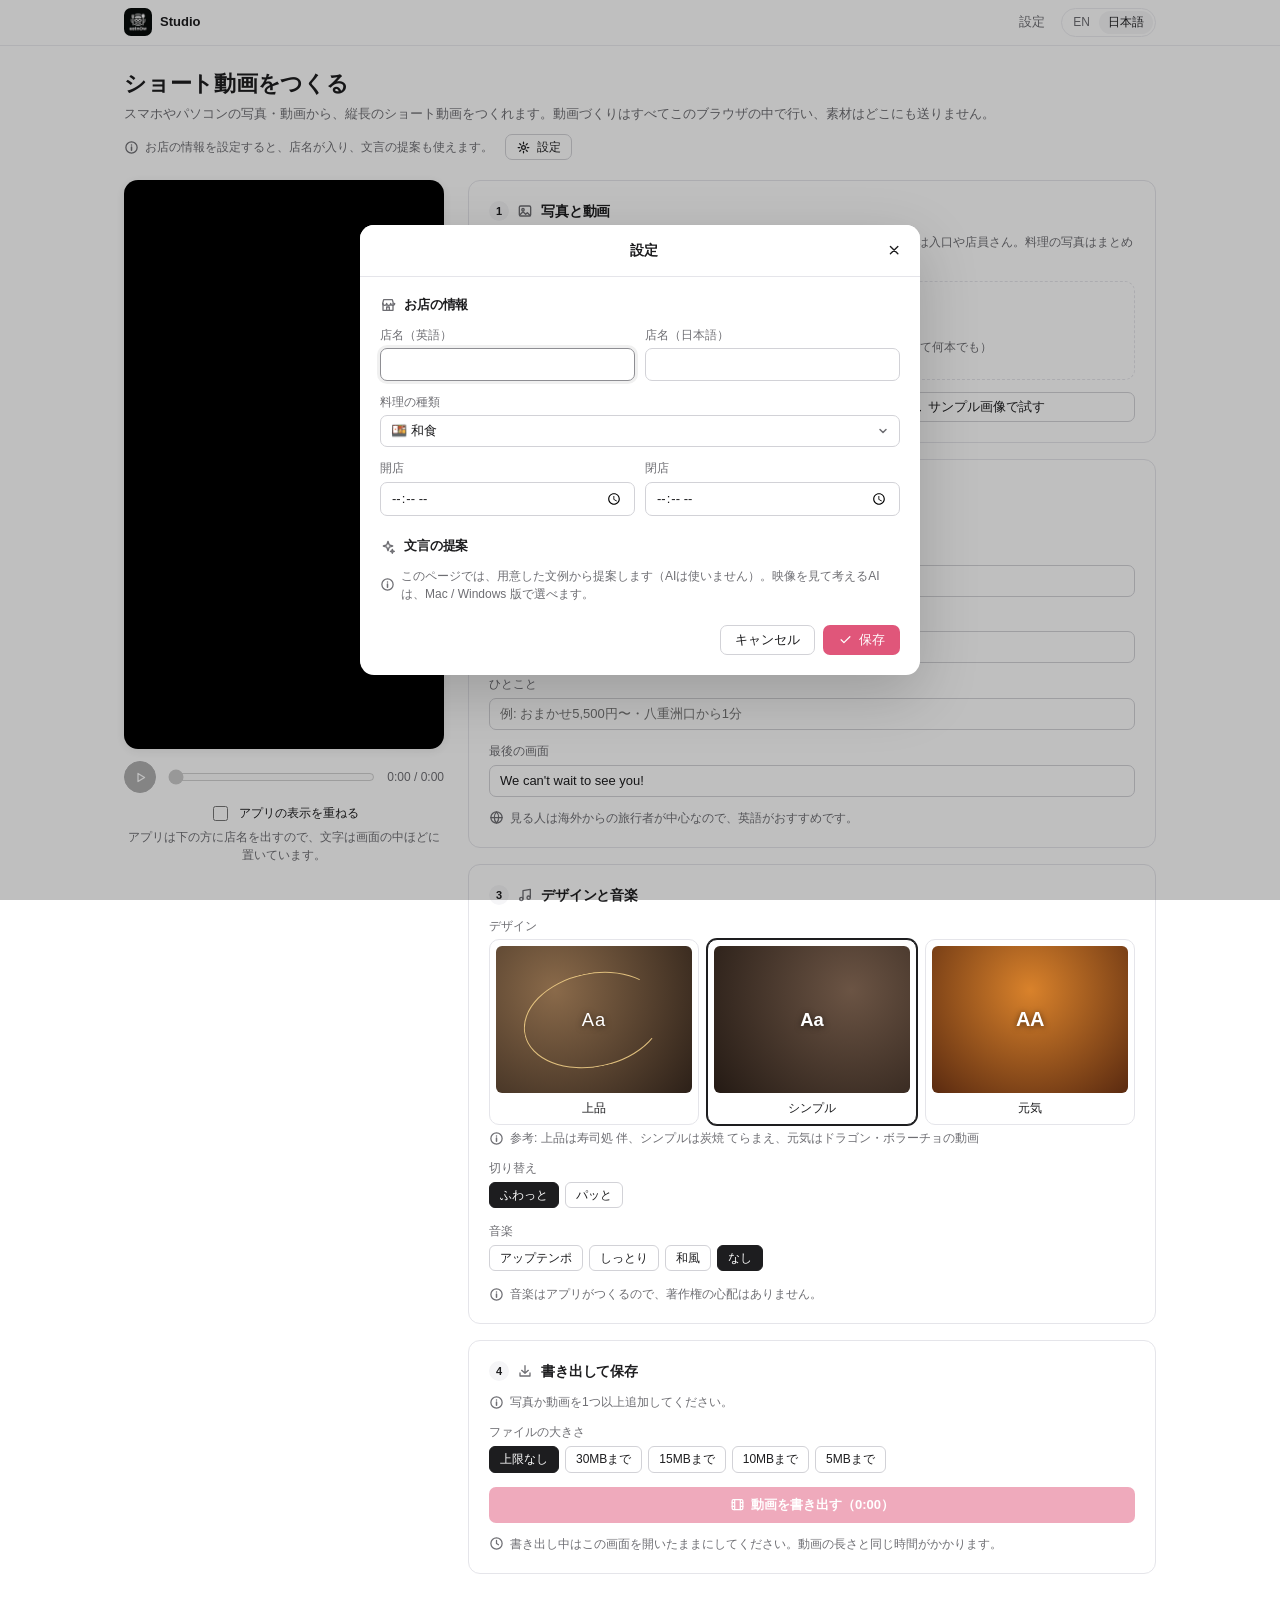
<file: studio/index.html>
<!doctype html>
<!-- EatNow Studio with no server: built by studio-static/build.js from desktop/renderer/index.html. -->
<html lang="ja" data-theme="light">
<head>
  <meta charset="utf-8">
  <meta name="viewport" content="width=device-width, initial-scale=1">
  <title>EatNow Studio</title>
  <link rel="icon" href="./logo.png" type="image/png">
  <link rel="manifest" href="./manifest.webmanifest">
  <link rel="apple-touch-icon" href="./icons/apple-touch-icon.png">
  <meta name="theme-color" content="#ffffff">
  <meta name="apple-mobile-web-app-capable" content="yes">
  <meta name="apple-mobile-web-app-title" content="EatNow Studio">
  <link rel="stylesheet" href="./styles.css">
  <link rel="stylesheet" href="./studio.css">
  <link rel="stylesheet" href="./desktop.css">
  <script src="./lang-default.js"></script>
</head>
<body>
  <header class="topbar">
    <div class="topbar__inner">
      <span class="brand"><img class="brand__logo" src="./logo.png" alt="eatnow" width="46" height="46"><span class="brand__tag">Studio</span></span>
      <nav class="topbar__nav">
        <button type="button" class="topbar__link desk-settings" id="open-settings"><span data-i18n="st.settings"></span></button>
        <div class="lang" role="group" data-i18n-aria="lang.label">
          <button type="button" data-lang="en">EN</button>
          <button type="button" data-lang="ja">日本語</button>
        </div>
      </nav>
    </div>
  </header>

  <main class="page page--wide studio">
    <section class="studio__head">
      <h1 data-i18n="st.h1"></h1>
      <p class="muted" data-i18n="dk.leadWeb"></p>
      <div class="studio__who" id="who"></div>
    </section>

    <div class="studio__grid">
      <section class="studio__preview" aria-label="Preview">
        <div class="stage">
          <canvas id="canvas" width="720" height="1280"></canvas>
          <div class="stage__app" id="app-overlay" hidden></div>
        </div>
        <div class="pctrl">
          <button type="button" class="icon-btn pctrl__play" id="play"></button>
          <input type="range" id="scrub" min="0" max="0" step="0.01" value="0" aria-label="Time">
          <span class="pctrl__time num small" id="time">0:00 / 0:00</span>
        </div>
        <label class="pctrl__overlay small"><input type="checkbox" id="overlay"><span data-i18n="st.overlay"></span></label>
        <p class="hint pctrl__hint" data-i18n="st.overlayHint"></p>
      </section>

      <div class="studio__steps">
        <section class="card stack" id="s-clips"></section>
        <section class="card stack" id="s-text"></section>
        <section class="card stack" id="s-style"></section>
        <section class="card stack" id="s-export"></section>
      </div>
    </div>
  </main>

  <!-- Source videos live here: iOS only decodes frames for videos that are in the page. -->
  <div class="vpool" id="pool" aria-hidden="true"></div>

  <!-- The app's settings: the restaurant's details and how words are suggested (settings.js). -->
  <dialog class="sheet" id="settings" aria-labelledby="settings-title"></dialog>

  <script type="module" src="./bridge.js"></script>
  <script type="module" src="./studio.js"></script>
  <script type="module" src="./settings.js"></script>
</body>
</html>
</file>
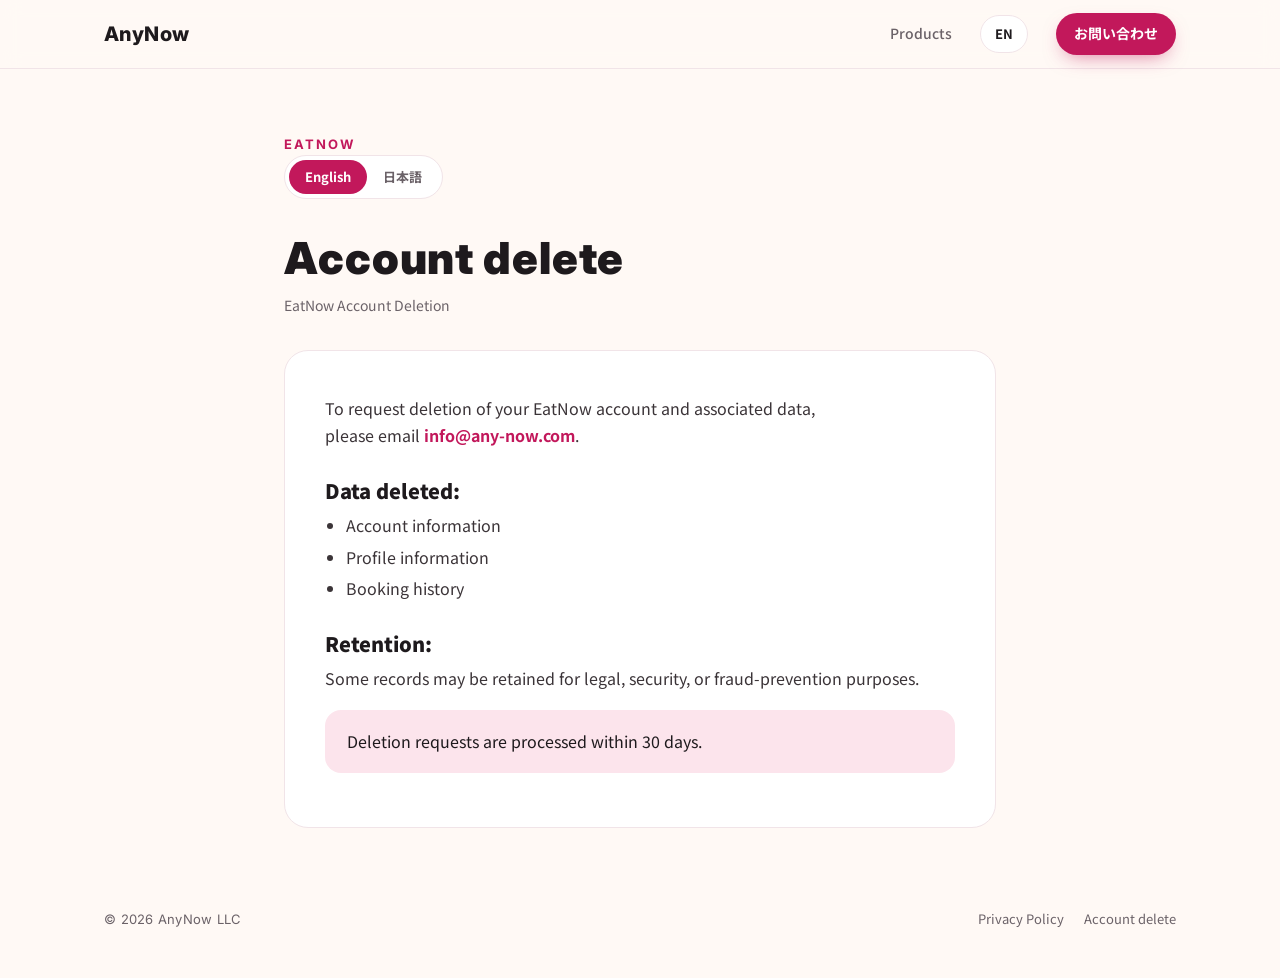
<file: account-delete.html>
<!DOCTYPE html>
<html lang="en">
<head>
<meta charset="utf-8">
<meta name="viewport" content="width=device-width, initial-scale=1">
<title>Account delete | AnyNow</title>
<meta name="description" content="Account delete – EatNow by AnyNow">
<link rel="icon" href="data:image/svg+xml,%3Csvg xmlns='http://www.w3.org/2000/svg' viewBox='0 0 32 32'%3E%3Cdefs%3E%3ClinearGradient id='g' x1='0' y1='0' x2='1' y2='1'%3E%3Cstop offset='0' stop-color='%23C2185B'/%3E%3Cstop offset='1' stop-color='%23FFB547'/%3E%3C/linearGradient%3E%3C/defs%3E%3Crect width='32' height='32' rx='9' fill='url(%23g)'/%3E%3Ctext x='16' y='22' text-anchor='middle' font-family='Arial' font-weight='700' font-size='16' fill='white'%3EA%3C/text%3E%3C/svg%3E">
<link rel="preconnect" href="https://fonts.googleapis.com">
<link href="https://fonts.googleapis.com/css2?family=Noto+Sans+JP:wght@400;500;700;900&family=Inter:wght@500;700;800&display=swap" rel="stylesheet">
<link rel="stylesheet" href="/style.css">
</head>
<body>
<nav>
  <div class="wrap">
    <a class="logo en" href="/">AnyNow</a>
    <div class="links">
      <a href="/#products">Products</a>
      <a class="lang" href="/en/" lang="en">EN</a>
      <a class="btn btn-primary" href="/contact">お問い合わせ</a>
    </div>
  </div>
</nav>
<main class="legal">
<div class="kicker en">EatNow</div>
<div class="lang-switch" role="group" aria-label="Language"><button type="button" data-set="en" aria-pressed="true">English</button><button type="button" data-set="ja" aria-pressed="false">日本語</button></div>
<div data-lang="en" lang="en">
<h1 class="en">Account delete</h1>
<p class="updated">EatNow Account Deletion</p>
<div class="doc">
<p>To request deletion of your EatNow account and associated data,<br>please email <a href="mailto:info@any-now.com?subject=EatNow%20Account%20Deletion">info@any-now.com</a>.</p>
<h2>Data deleted:</h2>
<ul><li>Account information</li><li>Profile information</li><li>Booking history</li></ul>
<h2>Retention:</h2>
<p>Some records may be retained for legal, security, or fraud-prevention purposes.</p>
<div class="note">Deletion requests are processed within 30 days.</div>
</div>
</div>
<div data-lang="ja" lang="ja">
<h1>アカウント削除</h1>
<p class="updated">EatNow アカウントの削除について</p>
<div class="doc">
<p>EatNowのアカウントおよび関連データの削除をご希望の場合は、<br><a href="mailto:info@any-now.com?subject=EatNow%20Account%20Deletion">info@any-now.com</a> までメールでご連絡ください。</p>
<h2>削除されるデータ</h2>
<ul><li>アカウント情報</li><li>プロフィール情報</li><li>予約（来店リクエスト）履歴</li></ul>
<h2>保持について</h2>
<p>法令対応、セキュリティ、不正防止の目的で、一部の記録を保持する場合があります。</p>
<div class="note">削除のご依頼は、30日以内に対応いたします。</div>
</div>
<p class="tr-note">※ 本日本語版は参考訳です。英語版と内容に相違がある場合は、英語版が優先されます。</p>
</div>
</main>
<footer>
  <div class="wrap">
    <span class="en">© 2026 AnyNow LLC</span>
    <span class="flinks"><a href="/privacy-policy">Privacy Policy</a><a href="/account-delete">Account delete</a></span>
  </div>
</footer>
<script>
(function(){
  document.documentElement.classList.add('js');
  function set(l){
    document.querySelectorAll('[data-lang]').forEach(function(e){e.classList.toggle('on', e.getAttribute('data-lang')===l);});
    document.querySelectorAll('.lang-switch button').forEach(function(b){b.setAttribute('aria-pressed', b.dataset.set===l);});
    document.documentElement.lang = l;
  }
  document.querySelectorAll('.lang-switch button').forEach(function(b){b.addEventListener('click', function(){set(b.dataset.set); history.replaceState(null,'', b.dataset.set==='ja' ? '#ja' : location.pathname);});});
  set(location.hash==='#ja' ? 'ja' : 'en');
})();
</script>
</body>
</html>
</file>
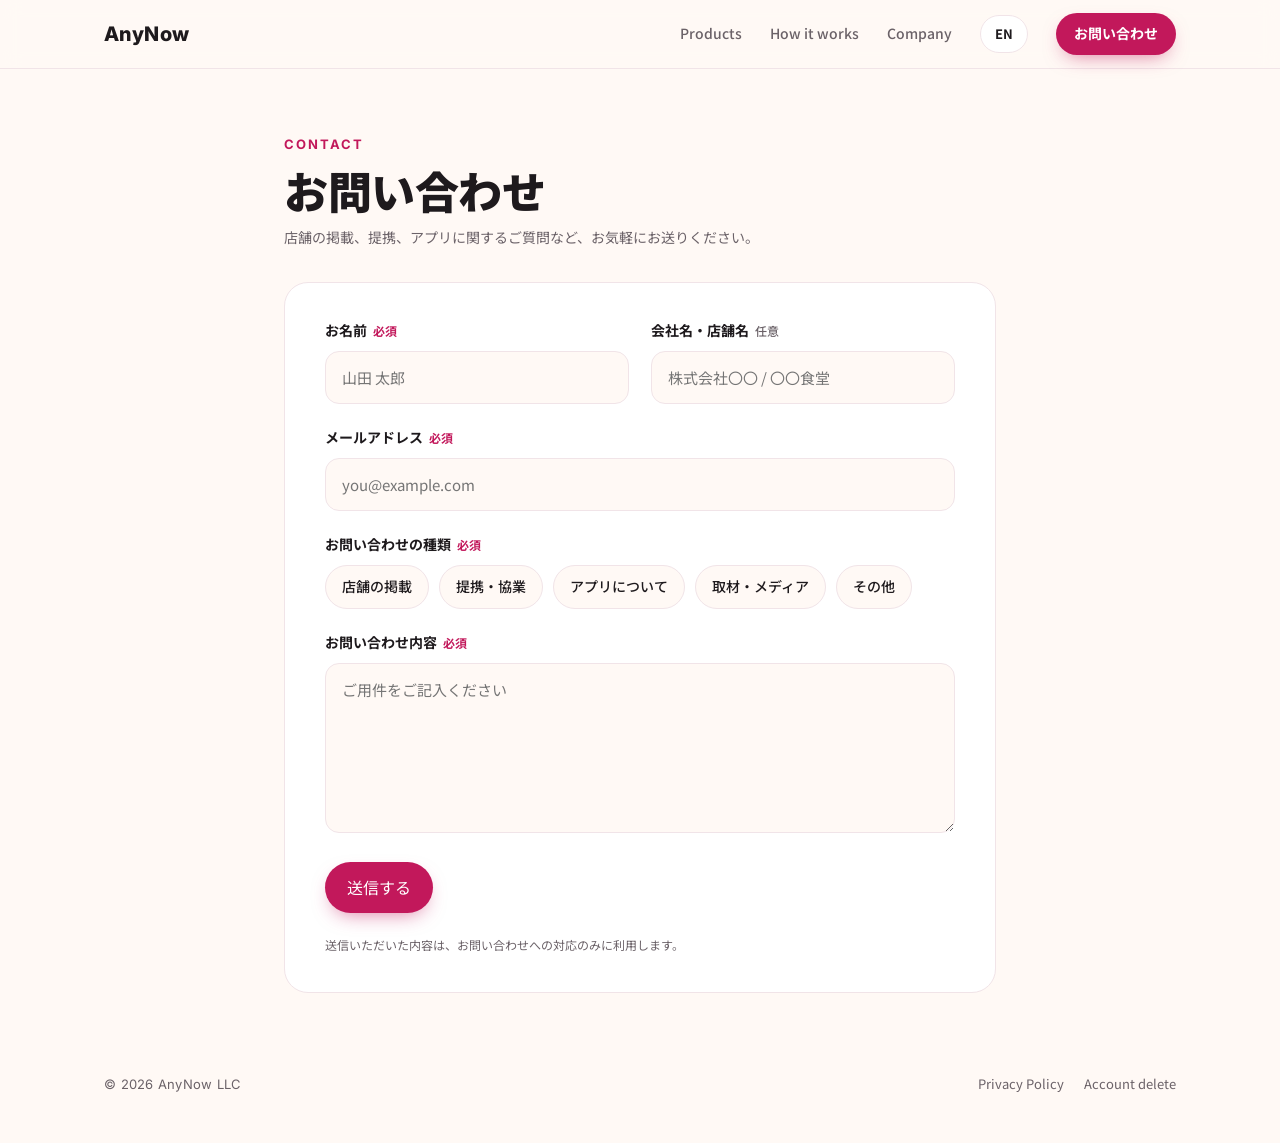
<file: contact.html>
<!DOCTYPE html>
<html lang="ja">
<head>
<meta charset="utf-8">
<meta name="viewport" content="width=device-width, initial-scale=1">
<title>お問い合わせ | AnyNow</title>
<meta name="description" content="店舗の掲載、提携、アプリに関するご質問など、お気軽にお送りください。">
<link rel="icon" href="data:image/svg+xml,%3Csvg xmlns='http://www.w3.org/2000/svg' viewBox='0 0 32 32'%3E%3Cdefs%3E%3ClinearGradient id='g' x1='0' y1='0' x2='1' y2='1'%3E%3Cstop offset='0' stop-color='%23C2185B'/%3E%3Cstop offset='1' stop-color='%23FFB547'/%3E%3C/linearGradient%3E%3C/defs%3E%3Crect width='32' height='32' rx='9' fill='url(%23g)'/%3E%3Ctext x='16' y='22' text-anchor='middle' font-family='Arial' font-weight='700' font-size='16' fill='white'%3EA%3C/text%3E%3C/svg%3E">
<link rel="preconnect" href="https://fonts.googleapis.com">
<link href="https://fonts.googleapis.com/css2?family=Noto+Sans+JP:wght@400;500;700;900&family=Inter:wght@500;700;800&display=swap" rel="stylesheet">
<link rel="alternate" hreflang="ja" href="https://www.any-now.com/contact">
<link rel="alternate" hreflang="en" href="https://www.any-now.com/en/contact">
<link rel="stylesheet" href="/style.css">
</head>
<body>
<nav>
  <div class="wrap">
    <a class="logo en" href="/">AnyNow</a>
    <div class="links">
      <a href="/#products">Products</a>
      <a href="/#how">How it works</a>
      <a href="/#company">Company</a>
      <a class="lang" href="/en/contact" lang="en">EN</a>
      <a class="btn btn-primary" href="/contact">お問い合わせ</a>
    </div>
  </div>
</nav>
<main class="legal">
<div class="kicker en">Contact</div>
<h1>お問い合わせ</h1>
<p class="updated">店舗の掲載、提携、アプリに関するご質問など、お気軽にお送りください。</p>
<form class="cform" id="cform" action="https://docs.google.com/forms/d/e/1FAIpQLSdApEZXZ-cslUn1JHFI1c_QHJy-QphHg93XcsdEC0FkfpPqhQ/formResponse" method="post" novalidate>
  <div class="row">
    <div class="field"><label for="f-name">お名前<span class="req">必須</span></label><input type="text" id="f-name" name="entry.703739870" autocomplete="name" placeholder="山田 太郎" required></div>
    <div class="field"><label for="f-company">会社名・店舗名<span class="opt">任意</span></label><input type="text" id="f-company" name="entry.1291943790" autocomplete="organization" placeholder="株式会社〇〇 / 〇〇食堂"></div>
  </div>
  <div class="field"><label for="f-email">メールアドレス<span class="req">必須</span></label><input type="email" id="f-email" name="entry.2011796171" autocomplete="email" placeholder="you@example.com" required></div>
  <fieldset class="field"><legend>お問い合わせの種類<span class="req">必須</span></legend><div class="chips"><input type="radio" id="t0" name="entry.997197417" value="店舗の掲載 / Restaurant listing" required><label for="t0">店舗の掲載</label><input type="radio" id="t1" name="entry.997197417" value="提携・協業 / Partnership"><label for="t1">提携・協業</label><input type="radio" id="t2" name="entry.997197417" value="アプリについて / About the app"><label for="t2">アプリについて</label><input type="radio" id="t3" name="entry.997197417" value="取材・メディア / Media"><label for="t3">取材・メディア</label><input type="radio" id="t4" name="entry.997197417" value="その他 / Other"><label for="t4">その他</label></div></fieldset>
  <div class="field"><label for="f-msg">お問い合わせ内容<span class="req">必須</span></label><textarea id="f-msg" name="entry.1515746146" placeholder="ご用件をご記入ください" required></textarea></div>
  <div class="hp" aria-hidden="true"><label>Leave empty<input type="text" name="website" tabindex="-1" autocomplete="off"></label></div>
  <div class="actions"><button class="btn btn-primary" type="submit">送信する</button><span class="err" id="f-err" role="alert"></span></div>
  <p class="note">送信いただいた内容は、お問い合わせへの対応のみに利用します。</p>
</form>
<div class="thanks" role="status">
  <div class="ok"><svg width="30" height="30" viewBox="0 0 24 24" fill="none" stroke="#fff" stroke-width="3" stroke-linecap="round" stroke-linejoin="round"><path d="M20 6 9 17l-5-5"/></svg></div>
  <h2>送信しました</h2><p>お問い合わせありがとうございます。内容を確認のうえ、担当者よりご連絡します。</p>
  <p style="margin-top:22px"><a class="btn btn-ghost" href="/">トップへ戻る</a></p>
</div>
<script>
(function(){
  var f=document.getElementById('cform'), err=document.getElementById('f-err'), btn=f.querySelector('button[type=submit]');
  f.addEventListener('submit', function(e){
    e.preventDefault(); err.textContent='';
    if(f.website.value) return;
    if(!f.checkValidity()){ err.textContent='必須項目を入力してください。'; var bad=f.querySelector(':invalid'); if(bad) bad.focus(); return; }
    var data=new URLSearchParams();
    f.querySelectorAll('input[name^="entry."],textarea[name^="entry."]').forEach(function(el){
      if((el.type==='radio') && !el.checked) return; data.append(el.name, el.value);
    });
    btn.disabled=true; btn.textContent='送信中…';
    fetch(f.action,{method:'POST',mode:'no-cors',body:data})
      .then(function(){ document.querySelector('main').classList.add('sent'); window.scrollTo({top:0,behavior:'smooth'}); })
      .catch(function(){ err.textContent='送信できませんでした。時間をおいて再度お試しいただくか、info@any-now.com までご連絡ください。'; btn.disabled=false; btn.textContent='送信する'; });
  });
})();
</script>
</main>
<footer>
  <div class="wrap">
    <span class="en">© 2026 AnyNow LLC</span>
    <span class="flinks"><a href="/privacy-policy">Privacy Policy</a><a href="/account-delete">Account delete</a></span>
  </div>
</footer>
</body>
</html>
</file>
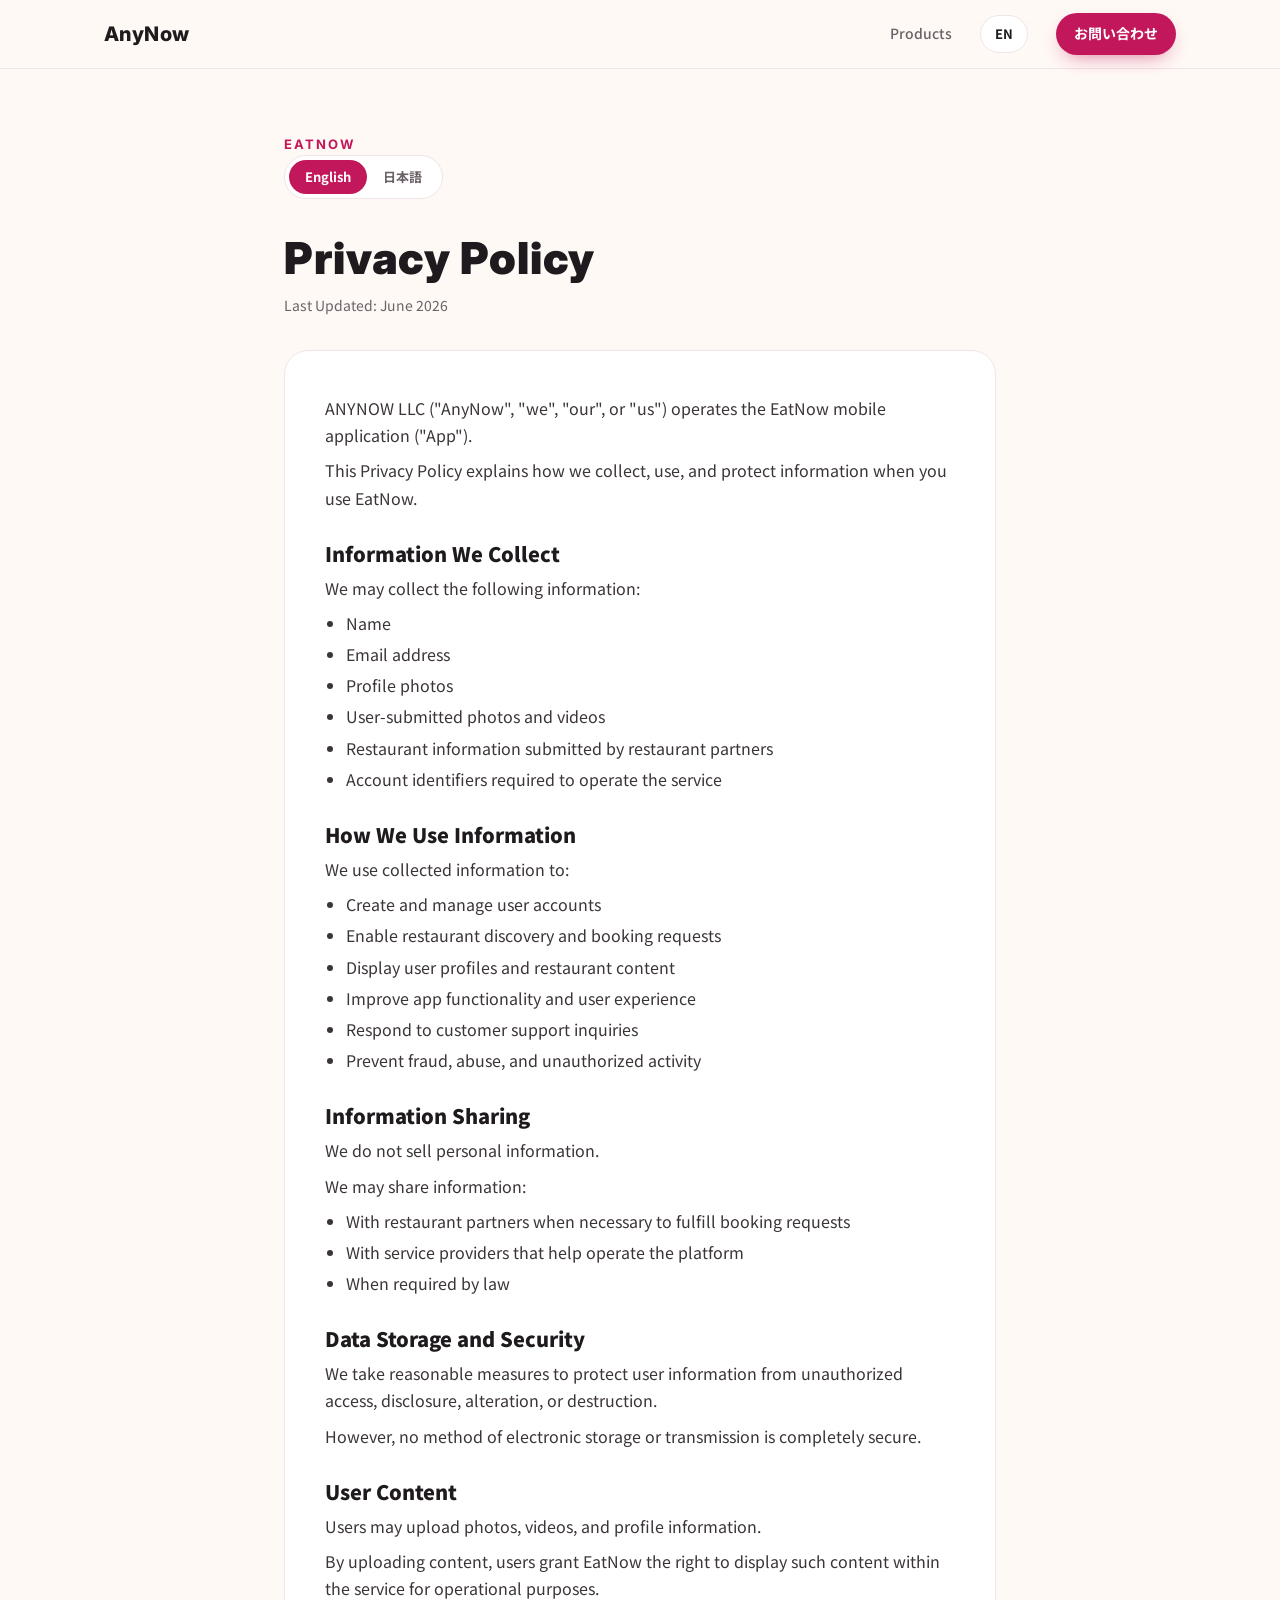
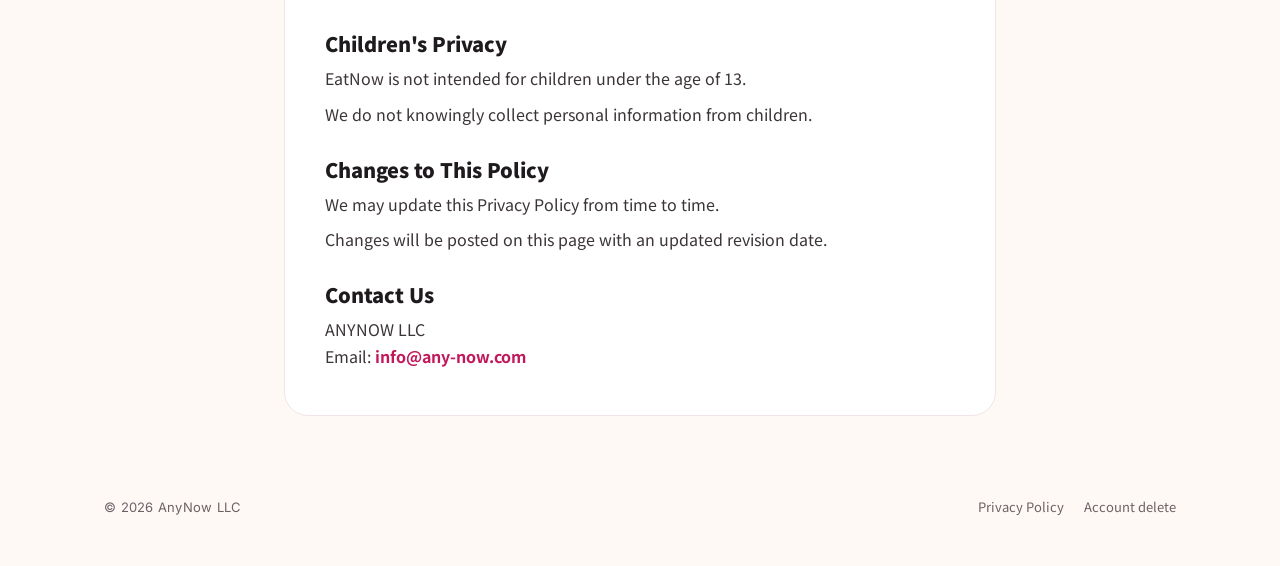
<file: privacy-policy.html>
<!DOCTYPE html>
<html lang="en">
<head>
<meta charset="utf-8">
<meta name="viewport" content="width=device-width, initial-scale=1">
<title>Privacy Policy | AnyNow</title>
<meta name="description" content="Privacy Policy – EatNow by AnyNow">
<link rel="icon" href="data:image/svg+xml,%3Csvg xmlns='http://www.w3.org/2000/svg' viewBox='0 0 32 32'%3E%3Cdefs%3E%3ClinearGradient id='g' x1='0' y1='0' x2='1' y2='1'%3E%3Cstop offset='0' stop-color='%23C2185B'/%3E%3Cstop offset='1' stop-color='%23FFB547'/%3E%3C/linearGradient%3E%3C/defs%3E%3Crect width='32' height='32' rx='9' fill='url(%23g)'/%3E%3Ctext x='16' y='22' text-anchor='middle' font-family='Arial' font-weight='700' font-size='16' fill='white'%3EA%3C/text%3E%3C/svg%3E">
<link rel="preconnect" href="https://fonts.googleapis.com">
<link href="https://fonts.googleapis.com/css2?family=Noto+Sans+JP:wght@400;500;700;900&family=Inter:wght@500;700;800&display=swap" rel="stylesheet">
<link rel="stylesheet" href="/style.css">
</head>
<body>
<nav>
  <div class="wrap">
    <a class="logo en" href="/">AnyNow</a>
    <div class="links">
      <a href="/#products">Products</a>
      <a class="lang" href="/en/" lang="en">EN</a>
      <a class="btn btn-primary" href="/contact">お問い合わせ</a>
    </div>
  </div>
</nav>
<main class="legal">
<div class="kicker en">EatNow</div>
<div class="lang-switch" role="group" aria-label="Language"><button type="button" data-set="en" aria-pressed="true">English</button><button type="button" data-set="ja" aria-pressed="false">日本語</button></div>
<div data-lang="en" lang="en">
<h1 class="en">Privacy Policy</h1>
<p class="updated">Last Updated: June 2026</p>
<div class="doc">
<p>ANYNOW LLC ("AnyNow", "we", "our", or "us") operates the EatNow mobile application ("App").</p>
<p>This Privacy Policy explains how we collect, use, and protect information when you use EatNow.</p>
<h2>Information We Collect</h2>
<p>We may collect the following information:</p>
<ul><li>Name</li><li>Email address</li><li>Profile photos</li><li>User-submitted photos and videos</li><li>Restaurant information submitted by restaurant partners</li><li>Account identifiers required to operate the service</li></ul>
<h2>How We Use Information</h2>
<p>We use collected information to:</p>
<ul><li>Create and manage user accounts</li><li>Enable restaurant discovery and booking requests</li><li>Display user profiles and restaurant content</li><li>Improve app functionality and user experience</li><li>Respond to customer support inquiries</li><li>Prevent fraud, abuse, and unauthorized activity</li></ul>
<h2>Information Sharing</h2>
<p>We do not sell personal information.</p>
<p>We may share information:</p>
<ul><li>With restaurant partners when necessary to fulfill booking requests</li><li>With service providers that help operate the platform</li><li>When required by law</li></ul>
<h2>Data Storage and Security</h2>
<p>We take reasonable measures to protect user information from unauthorized access, disclosure, alteration, or destruction.</p>
<p>However, no method of electronic storage or transmission is completely secure.</p>
<h2>User Content</h2>
<p>Users may upload photos, videos, and profile information.</p>
<p>By uploading content, users grant EatNow the right to display such content within the service for operational purposes.</p>
<h2>Children's Privacy</h2>
<p>EatNow is not intended for children under the age of 13.</p>
<p>We do not knowingly collect personal information from children.</p>
<h2>Changes to This Policy</h2>
<p>We may update this Privacy Policy from time to time.</p>
<p>Changes will be posted on this page with an updated revision date.</p>
<h2>Contact Us</h2>
<p>ANYNOW LLC<br>Email: <a href="mailto:info@any-now.com">info@any-now.com</a></p>
</div>
</div>
<div data-lang="ja" lang="ja">
<h1>プライバシーポリシー</h1>
<p class="updated">最終更新日：2026年6月</p>
<div class="doc">
<p>AnyNow合同会社（以下「当社」）は、モバイルアプリ「EatNow」（以下「本アプリ」）を運営しています。</p>
<p>本プライバシーポリシーは、本アプリのご利用にあたり、当社がどのように情報を収集・利用・保護するかを説明するものです。</p>
<h2>収集する情報</h2>
<p>当社は、以下の情報を収集することがあります。</p>
<ul><li>氏名</li><li>メールアドレス</li><li>プロフィール写真</li><li>ユーザーが投稿した写真・動画</li><li>提携飲食店から提供される店舗情報</li><li>サービス運営に必要なアカウント識別子</li></ul>
<h2>情報の利用目的</h2>
<p>当社は、収集した情報を以下の目的で利用します。</p>
<ul><li>ユーザーアカウントの作成・管理</li><li>飲食店の検索および来店リクエストの提供</li><li>ユーザープロフィールおよび店舗コンテンツの表示</li><li>アプリの機能およびユーザー体験の改善</li><li>お問い合わせへの対応</li><li>不正行為、悪用、不正アクセスの防止</li></ul>
<h2>情報の共有</h2>
<p>当社は、個人情報を販売しません。</p>
<p>当社は、以下の場合に情報を共有することがあります。</p>
<ul><li>来店リクエストの対応に必要な範囲で、提携飲食店と共有する場合</li><li>サービス運営を支援する委託先と共有する場合</li><li>法令に基づき必要とされる場合</li></ul>
<h2>情報の保管とセキュリティ</h2>
<p>当社は、ユーザー情報を不正アクセス、開示、改ざん、破壊から保護するために合理的な措置を講じます。</p>
<p>ただし、電子的な保管・通信の方法で完全に安全なものはありません。</p>
<h2>ユーザーコンテンツ</h2>
<p>ユーザーは、写真、動画、プロフィール情報を投稿できます。</p>
<p>コンテンツを投稿することにより、ユーザーはEatNowがサービス運営の目的でそのコンテンツをサービス内に表示する権利を許諾するものとします。</p>
<h2>子どものプライバシー</h2>
<p>本アプリは、13歳未満の方を対象としていません。</p>
<p>当社は、子どもの個人情報を故意に収集することはありません。</p>
<h2>本ポリシーの変更</h2>
<p>当社は、本プライバシーポリシーを随時更新することがあります。</p>
<p>変更内容は、改定日とともに本ページに掲載します。</p>
<h2>お問い合わせ</h2>
<p>AnyNow合同会社<br>メール：<a href="mailto:info@any-now.com">info@any-now.com</a></p>
</div>
<p class="tr-note">※ 本日本語版は参考訳です。英語版と内容に相違がある場合は、英語版が優先されます。</p>
</div>
</main>
<footer>
  <div class="wrap">
    <span class="en">© 2026 AnyNow LLC</span>
    <span class="flinks"><a href="/privacy-policy">Privacy Policy</a><a href="/account-delete">Account delete</a></span>
  </div>
</footer>
<script>
(function(){
  document.documentElement.classList.add('js');
  function set(l){
    document.querySelectorAll('[data-lang]').forEach(function(e){e.classList.toggle('on', e.getAttribute('data-lang')===l);});
    document.querySelectorAll('.lang-switch button').forEach(function(b){b.setAttribute('aria-pressed', b.dataset.set===l);});
    document.documentElement.lang = l;
  }
  document.querySelectorAll('.lang-switch button').forEach(function(b){b.addEventListener('click', function(){set(b.dataset.set); history.replaceState(null,'', b.dataset.set==='ja' ? '#ja' : location.pathname);});});
  set(location.hash==='#ja' ? 'ja' : 'en');
})();
</script>
</body>
</html>
</file>
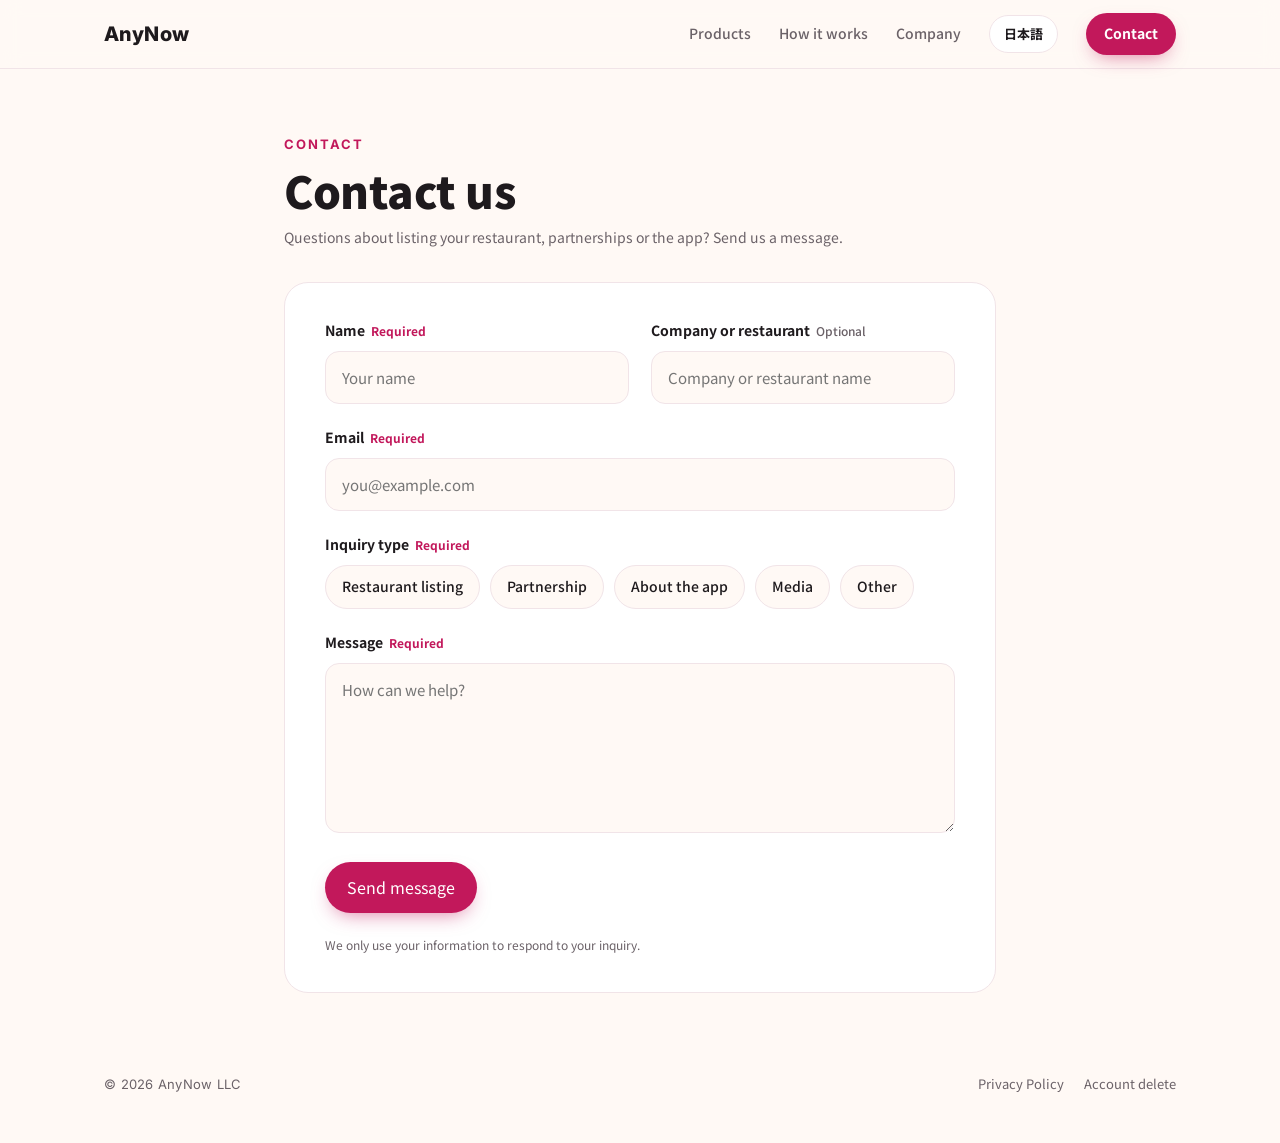
<file: en/contact.html>
<!DOCTYPE html>
<html lang="en">
<head>
<meta charset="utf-8">
<meta name="viewport" content="width=device-width, initial-scale=1">
<title>Contact | AnyNow</title>
<meta name="description" content="Questions about listing your restaurant, partnerships or the app? Send us a message.">
<link rel="icon" href="data:image/svg+xml,%3Csvg xmlns='http://www.w3.org/2000/svg' viewBox='0 0 32 32'%3E%3Cdefs%3E%3ClinearGradient id='g' x1='0' y1='0' x2='1' y2='1'%3E%3Cstop offset='0' stop-color='%23C2185B'/%3E%3Cstop offset='1' stop-color='%23FFB547'/%3E%3C/linearGradient%3E%3C/defs%3E%3Crect width='32' height='32' rx='9' fill='url(%23g)'/%3E%3Ctext x='16' y='22' text-anchor='middle' font-family='Arial' font-weight='700' font-size='16' fill='white'%3EA%3C/text%3E%3C/svg%3E">
<link rel="preconnect" href="https://fonts.googleapis.com">
<link href="https://fonts.googleapis.com/css2?family=Noto+Sans+JP:wght@400;500;700;900&family=Inter:wght@500;700;800&display=swap" rel="stylesheet">
<link rel="alternate" hreflang="ja" href="https://www.any-now.com/contact">
<link rel="alternate" hreflang="en" href="https://www.any-now.com/en/contact">
<link rel="stylesheet" href="/style.css">
</head>
<body>
<nav>
  <div class="wrap">
    <a class="logo en" href="/">AnyNow</a>
    <div class="links">
      <a href="./#products">Products</a>
      <a href="./#how">How it works</a>
      <a href="./#company">Company</a>
      <a class="lang" href="/contact" lang="ja">日本語</a>
      <a class="btn btn-primary" href="/en/contact">Contact</a>
    </div>
  </div>
</nav>
<main class="legal">
<div class="kicker en">Contact</div>
<h1>Contact us</h1>
<p class="updated">Questions about listing your restaurant, partnerships or the app? Send us a message.</p>
<form class="cform" id="cform" action="https://docs.google.com/forms/d/e/1FAIpQLSdApEZXZ-cslUn1JHFI1c_QHJy-QphHg93XcsdEC0FkfpPqhQ/formResponse" method="post" novalidate>
  <div class="row">
    <div class="field"><label for="f-name">Name<span class="req">Required</span></label><input type="text" id="f-name" name="entry.703739870" autocomplete="name" placeholder="Your name" required></div>
    <div class="field"><label for="f-company">Company or restaurant<span class="opt">Optional</span></label><input type="text" id="f-company" name="entry.1291943790" autocomplete="organization" placeholder="Company or restaurant name"></div>
  </div>
  <div class="field"><label for="f-email">Email<span class="req">Required</span></label><input type="email" id="f-email" name="entry.2011796171" autocomplete="email" placeholder="you@example.com" required></div>
  <fieldset class="field"><legend>Inquiry type<span class="req">Required</span></legend><div class="chips"><input type="radio" id="t0" name="entry.997197417" value="店舗の掲載 / Restaurant listing" required><label for="t0">Restaurant listing</label><input type="radio" id="t1" name="entry.997197417" value="提携・協業 / Partnership"><label for="t1">Partnership</label><input type="radio" id="t2" name="entry.997197417" value="アプリについて / About the app"><label for="t2">About the app</label><input type="radio" id="t3" name="entry.997197417" value="取材・メディア / Media"><label for="t3">Media</label><input type="radio" id="t4" name="entry.997197417" value="その他 / Other"><label for="t4">Other</label></div></fieldset>
  <div class="field"><label for="f-msg">Message<span class="req">Required</span></label><textarea id="f-msg" name="entry.1515746146" placeholder="How can we help?" required></textarea></div>
  <div class="hp" aria-hidden="true"><label>Leave empty<input type="text" name="website" tabindex="-1" autocomplete="off"></label></div>
  <div class="actions"><button class="btn btn-primary" type="submit">Send message</button><span class="err" id="f-err" role="alert"></span></div>
  <p class="note">We only use your information to respond to your inquiry.</p>
</form>
<div class="thanks" role="status">
  <div class="ok"><svg width="30" height="30" viewBox="0 0 24 24" fill="none" stroke="#fff" stroke-width="3" stroke-linecap="round" stroke-linejoin="round"><path d="M20 6 9 17l-5-5"/></svg></div>
  <h2>Message sent</h2><p>Thank you for reaching out. We will get back to you soon.</p>
  <p style="margin-top:22px"><a class="btn btn-ghost" href="/en/">Back to home</a></p>
</div>
<script>
(function(){
  var f=document.getElementById('cform'), err=document.getElementById('f-err'), btn=f.querySelector('button[type=submit]');
  f.addEventListener('submit', function(e){
    e.preventDefault(); err.textContent='';
    if(f.website.value) return;
    if(!f.checkValidity()){ err.textContent='Please fill in the required fields.'; var bad=f.querySelector(':invalid'); if(bad) bad.focus(); return; }
    var data=new URLSearchParams();
    f.querySelectorAll('input[name^="entry."],textarea[name^="entry."]').forEach(function(el){
      if((el.type==='radio') && !el.checked) return; data.append(el.name, el.value);
    });
    btn.disabled=true; btn.textContent='Sending…';
    fetch(f.action,{method:'POST',mode:'no-cors',body:data})
      .then(function(){ document.querySelector('main').classList.add('sent'); window.scrollTo({top:0,behavior:'smooth'}); })
      .catch(function(){ err.textContent='Something went wrong. Please try again later or email info@any-now.com.'; btn.disabled=false; btn.textContent='Send message'; });
  });
})();
</script>
</main>
<footer>
  <div class="wrap">
    <span class="en">© 2026 AnyNow LLC</span>
    <span class="flinks"><a href="/privacy-policy">Privacy Policy</a><a href="/account-delete">Account delete</a></span>
  </div>
</footer>
</body>
</html>
</file>
<file: style.css>
:root{
    --brand:#C2185B; --brand-deep:#7B1340; --brand-soft:#FCE4EC;
    --sun:#FFB547; --mint:#3CC6A8; --ink:#1E1A1D; --muted:#6B6268;
    --bg:#FFF9F5; --card:#FFFFFF; --line:#F1E4E8;
  }
  *{box-sizing:border-box;margin:0;padding:0}
  html{scroll-behavior:smooth}
  body{font-family:"Noto Sans JP","Inter",system-ui,sans-serif;color:var(--ink);background:var(--bg);line-height:1.7;-webkit-font-smoothing:antialiased}
  a{color:inherit;text-decoration:none}
  .wrap{max-width:1120px;margin:0 auto;padding:0 24px}
  .en{font-family:"Inter","Noto Sans JP",sans-serif;letter-spacing:.02em}

  /* nav */
  nav{position:sticky;top:0;z-index:10;background:rgba(255,249,245,.85);backdrop-filter:blur(10px);border-bottom:1px solid var(--line)}
  nav .wrap{display:flex;align-items:center;justify-content:space-between;height:68px}
  .logo{display:flex;align-items:center;gap:10px;font-weight:800;font-size:20px}
  .logo i{width:30px;height:30px;border-radius:9px;background:linear-gradient(135deg,var(--brand),var(--sun));display:grid;place-items:center;color:#fff;font-style:normal;font-size:15px}
  .links{display:flex;gap:28px;align-items:center;font-size:14px;font-weight:500;color:var(--muted)}
  .links a:hover{color:var(--brand)}
  .btn{display:inline-flex;align-items:center;gap:8px;padding:12px 22px;border-radius:999px;font-weight:700;font-size:14px;transition:transform .15s,box-shadow .15s}
  .btn:hover{transform:translateY(-2px)}
  .btn-primary{background:var(--brand);color:#fff;box-shadow:0 8px 20px -8px rgba(194,24,91,.6)}
  .btn-dark{background:var(--ink);color:#fff}
  .btn-ghost{background:#fff;color:var(--ink);border:1px solid var(--line)}
  .links .btn{color:#fff;padding:9px 18px}

  /* hero */
  .hero{position:relative;overflow:hidden;padding:72px 0 88px}
  .hero::before{content:"";position:absolute;width:620px;height:620px;right:-160px;top:-120px;border-radius:50%;background:radial-gradient(circle,var(--brand-soft) 0%,rgba(252,228,236,0) 70%)}
  .hero .wrap{position:relative;display:grid;grid-template-columns:1.05fr .95fr;gap:40px;align-items:center}
  .eyebrow{display:inline-flex;gap:8px;align-items:center;font-size:12px;font-weight:700;color:var(--brand);background:#fff;border:1px solid var(--line);padding:6px 14px;border-radius:999px}
  .eyebrow b{width:7px;height:7px;border-radius:50%;background:var(--mint)}
  h1{font-size:clamp(34px,5.2vw,58px);line-height:1.25;font-weight:900;margin:22px 0 18px;letter-spacing:-.01em}
  h1 em{font-style:normal;background:linear-gradient(90deg,var(--brand),#E2557F);-webkit-background-clip:text;background-clip:text;color:transparent}
  .lead{font-size:17px;color:var(--muted);max-width:30em}
  .cta{display:flex;gap:12px;flex-wrap:wrap;margin-top:32px}
  .hero-art{width:100%;max-width:500px;justify-self:center}

  /* sections */
  section{padding:88px 0}
  .kicker{font-size:13px;font-weight:700;color:var(--brand);letter-spacing:.15em;text-transform:uppercase}
  h2{font-size:clamp(26px,3.4vw,38px);font-weight:900;line-height:1.35;margin:10px 0 14px}
  .sub{color:var(--muted);max-width:36em}
  .center{text-align:center}.center .sub{margin:0 auto}

  /* products */
  .grid2{display:grid;grid-template-columns:1fr 1fr;gap:24px;margin-top:48px}
  .card{background:var(--card);border:1px solid var(--line);border-radius:28px;overflow:hidden;display:flex;flex-direction:column;transition:transform .2s,box-shadow .2s}
  .card:hover{transform:translateY(-4px);box-shadow:0 24px 48px -24px rgba(123,19,64,.25)}
  .card .art{height:240px;display:grid;place-items:center}
  .card .art.a{background:linear-gradient(135deg,#FFE3EC,#FFF1DE)}
  .card .art.b{background:linear-gradient(135deg,#E3F6F1,#EDEBFF)}
  .card .body{padding:28px 30px 32px;flex:1;display:flex;flex-direction:column}
  .tag{align-self:flex-start;font-size:12px;font-weight:700;padding:4px 12px;border-radius:999px;margin-bottom:12px}
  .tag.live{background:#E3F6F1;color:#11806A}
  .tag.soon{background:#FFF1DE;color:#B26A00}
  .card h3{font-size:26px;font-weight:800}
  .card .en-sub{color:var(--brand);font-weight:700;font-size:14px;margin:2px 0 10px}
  .card p{color:var(--muted);font-size:15px}
  .card .cta{margin-top:auto;padding-top:22px}
  .card .btn{padding:10px 18px;font-size:13px}

  /* steps */
  .steps{background:var(--ink);color:#fff;border-radius:36px;margin:0 24px;padding:80px 0}
  .steps .kicker{color:var(--sun)}
  .steps .sub{color:#BDB3B8}
  .grid4{display:grid;grid-template-columns:repeat(4,1fr);gap:18px;margin-top:48px}
  .step{background:rgba(255,255,255,.06);border:1px solid rgba(255,255,255,.1);border-radius:22px;padding:26px 22px}
  .step .num{font-family:Inter;font-weight:800;font-size:13px;color:var(--sun)}
  .step .ic{width:52px;height:52px;border-radius:16px;display:grid;place-items:center;margin:14px 0 16px;background:linear-gradient(135deg,var(--brand),#E2557F)}
  .step h4{font-size:17px;font-weight:700}
  .step p{font-size:13px;color:#BDB3B8;margin-top:4px}

  /* company */
  .company{display:grid;grid-template-columns:.9fr 1.1fr;gap:48px;align-items:start}
  dl{background:#fff;border:1px solid var(--line);border-radius:24px;padding:8px 28px}
  dl div{display:grid;grid-template-columns:110px 1fr;gap:16px;padding:18px 0;border-bottom:1px solid var(--line);font-size:15px}
  dl div:last-child{border-bottom:none}
  dt{color:var(--muted);font-weight:500}
  dd a{color:var(--brand);font-weight:700}

  /* contact */
  .contact{background:linear-gradient(120deg,var(--brand-deep),var(--brand));color:#fff;border-radius:32px;padding:56px;display:flex;justify-content:space-between;align-items:center;gap:24px;flex-wrap:wrap}
  .contact h2{margin:0 0 6px}
  .contact p{opacity:.85}
  .contact .btn{background:#fff;color:var(--brand-deep)}
  footer{padding:40px 0 48px;color:var(--muted);font-size:13px}
  footer .wrap{display:flex;justify-content:space-between;flex-wrap:wrap;gap:12px}

  /* motion */
  @keyframes floaty{0%,100%{transform:translateY(0)}50%{transform:translateY(-10px)}}
  .float{animation:floaty 5s ease-in-out infinite}
  .float.d2{animation-delay:-2.5s}
  @media (prefers-reduced-motion:reduce){.float{animation:none}}

  @media (max-width:860px){
    .links a:not(.btn):not(.lang){display:none}
    .hero{padding:40px 0 56px}
    .hero .wrap,.grid2,.company{grid-template-columns:1fr}
    .hero-art{max-width:380px}
    .grid4{grid-template-columns:1fr 1fr}
    section{padding:64px 0}
    .steps{margin:0 12px;padding:56px 0;border-radius:28px}
    .contact{padding:36px 28px}
  }
  @media (max-width:480px){
    .wrap{padding:0 18px}
    .grid4{grid-template-columns:1fr}
    dl div{grid-template-columns:1fr;gap:2px}
  }

  footer .flinks{display:flex;gap:20px;flex-wrap:wrap}
  footer a:hover{color:var(--brand)}
  /* legal pages */
  .legal{max-width:760px;margin:0 auto;padding:64px 24px 40px}
  .legal h1{font-size:clamp(30px,4.5vw,44px);margin:8px 0 6px}
  .legal .updated{color:var(--muted);font-size:14px;margin-bottom:32px}
  .legal .doc{background:#fff;border:1px solid var(--line);border-radius:24px;padding:36px 40px}
  .legal h2{font-size:20px;margin:28px 0 8px}
  .legal h2:first-child{margin-top:0}
  .legal p{margin:8px 0;color:#3b3438}
  .legal ul{margin:8px 0 8px 1.3em;color:#3b3438}
  .legal li{margin:4px 0}
  .legal a{color:var(--brand);font-weight:700}
  .note{background:var(--brand-soft);border-radius:16px;padding:18px 22px;margin:18px 0}
  @media (max-width:480px){.legal .doc{padding:26px 22px}}

  .links .lang{color:var(--ink);background:#fff;border:1px solid var(--line);border-radius:999px;padding:7px 14px;font-size:13px;font-weight:700}
  .links .lang:hover{color:var(--brand);border-color:var(--brand)}
  .lang-switch{display:inline-flex;background:#fff;border:1px solid var(--line);border-radius:999px;padding:4px;margin:0 0 24px}
  .lang-switch button{border:0;background:none;font:inherit;font-size:13px;font-weight:700;color:var(--muted);padding:6px 16px;border-radius:999px;cursor:pointer}
  .lang-switch button[aria-pressed="true"]{background:var(--brand);color:#fff}
  .js [data-lang]{display:none}
  .js [data-lang].on{display:block}
  .tr-note{font-size:13px;color:var(--muted);margin-top:24px}


  .cform{background:#fff;border:1px solid var(--line);border-radius:24px;padding:36px 40px;margin-top:28px;display:grid;gap:22px}
  .cform .row{display:grid;grid-template-columns:1fr 1fr;gap:22px}
  .field label,.field legend{display:block;font-weight:700;font-size:14px;margin-bottom:8px}
  .field .req{color:var(--brand);font-size:12px;margin-left:6px}
  .field .opt{color:var(--muted);font-size:12px;font-weight:500;margin-left:6px}
  .field input[type=text],.field input[type=email],.field textarea{width:100%;font:inherit;font-size:15px;color:var(--ink);background:var(--bg);border:1.5px solid var(--line);border-radius:14px;padding:13px 16px;transition:border-color .15s,box-shadow .15s}
  .field textarea{min-height:170px;resize:vertical}
  .field input:focus,.field textarea:focus{outline:none;border-color:var(--brand);box-shadow:0 0 0 4px var(--brand-soft);background:#fff}
  fieldset.field{border:0}
  .chips{display:flex;flex-wrap:wrap;gap:10px}
  .chips input{position:absolute;opacity:0;pointer-events:none}
  .chips label{display:inline-block;margin:0;font-weight:500;font-size:14px;padding:9px 16px;border:1.5px solid var(--line);border-radius:999px;background:var(--bg);cursor:pointer;transition:all .15s}
  .chips input:checked+label{background:var(--brand);border-color:var(--brand);color:#fff}
  .chips input:focus-visible+label{box-shadow:0 0 0 4px var(--brand-soft)}
  .hp{position:absolute;left:-9999px;width:1px;height:1px;overflow:hidden}
  .cform .actions{display:flex;align-items:center;gap:16px;flex-wrap:wrap}
  .cform button[type=submit]{border:0;cursor:pointer;font:inherit}
  .cform button[disabled]{opacity:.6;cursor:wait}
  .cform .err{color:#B3261E;font-size:14px}
  .cform .note{font-size:12px;color:var(--muted);background:none;padding:0;margin:0;border-radius:0}
  .thanks{display:none;background:#fff;border:1px solid var(--line);border-radius:24px;padding:48px 40px;margin-top:28px;text-align:center}
  .thanks .ok{width:64px;height:64px;border-radius:50%;margin:0 auto 18px;display:grid;place-items:center;background:linear-gradient(135deg,var(--brand),#E2557F)}
  .thanks h2{margin:0 0 8px}
  .thanks p{color:var(--muted)}
  .sent .cform{display:none}.sent .thanks{display:block}
  @media (max-width:640px){.cform{padding:26px 22px}.cform .row{grid-template-columns:1fr}}
</file>
<file: studio/styles.css>
/* Brand: black chrome from the eatnow logo, pink for the main action, mint/green for
   confirmed states, blue for "in progress". Neutrals are true greys to match the logo.
   Words are kept short; icons and food art (public/ui.js) carry the meaning. */
:root {
  --bg: #ffffff;
  --surface: #ffffff;
  --surface-2: #f5f5f6;
  --line: #ebebed;
  --ink: #1c1c1e;
  --muted: #6e6e73;
  --chrome: #ffffff;
  --chrome-ink: #1c1c1e;
  --chrome-muted: #6e6e73;
  --chrome-line: #ebebed;
  --pink: #e0567a;
  --pink-hover: #cf4669;
  --pink-ink: #ffffff;
  --pink-soft: #fdf2f5;
  --pink-line: #f5d0da;
  --mint: #eff8f2;
  --green: #2b8a57;
  --green-ink: #ffffff;
  --blue: #3a6fcf;
  --blue-soft: #eef3fb;
  --amber: #9a6510;
  --amber-soft: #fbf5ea;
  --red: #c2413a;
  --red-soft: #fcf1f0;
  --tile-1: #fdf2f5;
  --tile-2: #eff8f2;
  --tile-3: #eff3fb;
  --tile-4: #fbf5ea;
  --shadow: 0 1px 2px rgba(20, 20, 24, 0.04);
  --radius: 16px;
  --radius-sm: 12px;
  color-scheme: light;
}
@media (prefers-color-scheme: dark) {
  :root:not([data-theme="light"]) {
    --bg: #111113; --surface: #18181b; --surface-2: #222226; --line: #2c2c31; --ink: #f2f2f3; --muted: #a1a1a8;
    --chrome: #111113; --chrome-ink: #f2f2f3; --chrome-muted: #a1a1a8; --chrome-line: #2c2c31;
    --pink: #f07892; --pink-hover: #f48aa1; --pink-ink: #1a0509; --pink-soft: #2a171c; --pink-line: #4a2630;
    --mint: #15241b; --green: #5cc68b; --green-ink: #06210f; --blue: #7aa7f0; --blue-soft: #172131;
    --amber: #d9a35a; --amber-soft: #262015; --red: #f08a80; --red-soft: #2a1816;
    --tile-1: #2a171c; --tile-2: #15241b; --tile-3: #172131; --tile-4: #262015;
    --shadow: 0 1px 2px rgba(0, 0, 0, 0.3);
    color-scheme: dark;
  }
}
:root[data-theme="dark"] {
  --bg: #111113; --surface: #18181b; --surface-2: #222226; --line: #2c2c31; --ink: #f2f2f3; --muted: #a1a1a8;
    --chrome: #111113; --chrome-ink: #f2f2f3; --chrome-muted: #a1a1a8; --chrome-line: #2c2c31;
    --pink: #f07892; --pink-hover: #f48aa1; --pink-ink: #1a0509; --pink-soft: #2a171c; --pink-line: #4a2630;
    --mint: #15241b; --green: #5cc68b; --green-ink: #06210f; --blue: #7aa7f0; --blue-soft: #172131;
    --amber: #d9a35a; --amber-soft: #262015; --red: #f08a80; --red-soft: #2a1816;
    --tile-1: #2a171c; --tile-2: #15241b; --tile-3: #172131; --tile-4: #262015;
    --shadow: 0 1px 2px rgba(0, 0, 0, 0.3);
  color-scheme: dark;
}

* { box-sizing: border-box; }
html { -webkit-text-size-adjust: 100%; }
body {
  margin: 0;
  background: var(--bg);
  color: var(--ink);
  /* OS standard sans-serif; Japanese falls back to whatever the device provides. */
  font: 15px/1.5 -apple-system, BlinkMacSystemFont, "Segoe UI", Roboto, "Helvetica Neue", Arial, "Noto Sans", sans-serif;
}
h1, h2, h3, h4 { margin: 0; line-height: 1.3; font-weight: 800; text-wrap: balance; }
p { margin: 0; }
button, input, select { font: inherit; color: inherit; }
a { color: inherit; }
[hidden] { display: none !important; }
:focus-visible { outline: 2px solid var(--blue); outline-offset: 2px; }
.muted { color: var(--muted); }
.small { font-size: 0.84rem; }
.num { font-variant-numeric: tabular-nums; }
.center { text-align: center; }

/* ---------- Icons and food art ---------- */
.ic { width: 1.25em; height: 1.25em; flex: none; fill: none; stroke: currentColor; stroke-width: 2; stroke-linecap: round; stroke-linejoin: round; vertical-align: -0.22em; }
.ic--fill { fill: currentColor; stroke: none; }
.ic--lg { width: 28px; height: 28px; }
.art { flex: none; width: 52px; height: 52px; border-radius: 14px; display: grid; place-items: center; font-size: 28px; line-height: 1; background: var(--tile-3); }
.art--1 { background: var(--tile-1); } .art--2 { background: var(--tile-2); } .art--3 { background: var(--tile-3); } .art--4 { background: var(--tile-4); }
.art--sm { width: 40px; height: 40px; font-size: 22px; border-radius: 11px; }
.art--xl { width: 88px; height: 88px; font-size: 50px; border-radius: 24px; }
.illus { width: 96px; height: 96px; border-radius: 50%; display: grid; place-items: center; margin: 4px auto; background: var(--surface-2); color: var(--muted); }
.illus .ic { width: 48px; height: 48px; stroke-width: 1.6; }
.illus--pink { background: var(--pink-soft); color: var(--pink); }

/* ---------- Top bar ---------- */
.topbar { position: sticky; top: 0; z-index: 10; background: var(--chrome); color: var(--chrome-ink); border-bottom: 1px solid var(--chrome-line); }
.topbar__inner { max-width: 1080px; margin: 0 auto; padding: 6px 16px; display: flex; align-items: center; justify-content: space-between; gap: 12px; }
.brand { display: inline-flex; align-items: center; gap: 10px; text-decoration: none; white-space: nowrap; color: var(--chrome-ink); }
.brand__logo { width: 40px; height: 40px; display: block; border-radius: 10px; }
.brand__tag { font-weight: 700; font-size: 0.8rem; color: var(--chrome-muted); }
.topbar__nav { display: flex; align-items: center; gap: 10px; }
.topbar__link { display: inline-flex; align-items: center; gap: 5px; font-size: 0.88rem; font-weight: 700; color: var(--chrome-muted); text-decoration: none; white-space: nowrap; }
.topbar__link:hover { color: var(--chrome-ink); }
.lang { display: inline-flex; border: 1px solid var(--chrome-line); border-radius: 999px; padding: 2px; }
.lang button { border: 0; background: transparent; padding: 4px 10px; border-radius: 999px; font-size: 0.82rem; font-weight: 700; cursor: pointer; color: var(--chrome-muted); }
.lang button[aria-pressed="true"] { background: var(--surface-2); color: var(--ink); }
@media (max-width: 420px) { .topbar__link span { display: none; } .brand__tag { display: none; } }

/* ---------- Layout ---------- */
.page { max-width: 560px; margin: 0 auto; padding: 14px 16px 56px; display: grid; gap: 12px; }
.page--narrow { max-width: 600px; }
.page--wide { max-width: 1080px; }
.card { background: var(--surface); border: 1px solid var(--line); border-radius: var(--radius); padding: 16px; box-shadow: var(--shadow); }
.powered { text-align: center; color: var(--muted); font-size: 0.78rem; }

/* ---------- Controls ---------- */
.btn {
  display: inline-flex; align-items: center; justify-content: center; gap: 7px; min-height: 44px; padding: 8px 18px;
  border-radius: 999px; border: 1px solid transparent; font-weight: 800; cursor: pointer; text-decoration: none; white-space: nowrap;
}
.btn:disabled { opacity: 0.5; cursor: default; }
.btn--pink, .btn--primary { background: var(--pink); color: var(--pink-ink); }
.btn--pink:hover:not(:disabled), .btn--primary:hover:not(:disabled) { background: var(--pink-hover); }
.btn--green { background: var(--mint); color: var(--green); }
.btn--ghost { background: var(--surface); border-color: var(--line); }
.btn--ghost:hover:not(:disabled) { background: var(--surface-2); }
.btn--danger { background: var(--red-soft); color: var(--red); }
.btn--sm { min-height: 34px; padding: 4px 13px; font-size: 0.85rem; }
.btn--lg { min-height: 54px; font-size: 1.05rem; }
.btn--block { width: 100%; }
.btn--round { min-width: 64px; padding: 8px 14px; }
.icon-btn { width: 40px; height: 40px; display: grid; place-items: center; border-radius: 50%; border: 1px solid var(--line); background: var(--surface); cursor: pointer; flex: none; }
.link-btn { border: 0; background: transparent; padding: 6px 4px; cursor: pointer; font-weight: 700; color: var(--muted); display: inline-flex; align-items: center; gap: 5px; text-decoration: underline; text-underline-offset: 3px; }
.link-btn--center { justify-self: center; }
.stack { display: grid; gap: 10px; }
.link { color: var(--pink); font-weight: 800; text-decoration: none; display: inline-flex; align-items: center; gap: 5px; }
.link:hover { text-decoration: underline; }
input, select { width: 100%; min-height: 46px; padding: 8px 12px; border: 1px solid var(--line); border-radius: var(--radius-sm); background: var(--surface); }
.input { display: flex; align-items: center; gap: 10px; padding-left: 14px; border: 1px solid var(--line); border-radius: var(--radius-sm); background: var(--surface); color: var(--muted); }
.input--grow { flex: 1 1 220px; }
.input input { border: 0; padding-left: 0; background: transparent; color: var(--ink); min-width: 0; }
.input:focus-within { outline: 2px solid var(--blue); outline-offset: 1px; }
.input input:focus-visible { outline: none; }
.select { position: relative; display: flex; align-items: center; color: var(--muted); min-width: 0; }
.select .ic { position: absolute; left: 11px; pointer-events: none; }
.select select { padding-left: 36px; color: var(--ink); font-weight: 700; }
.stepper { display: inline-flex; align-items: center; border: 1px solid var(--line); border-radius: 999px; background: var(--surface); justify-self: start; }
.stepper button { width: 42px; height: 42px; border: 0; background: transparent; cursor: pointer; border-radius: 50%; display: grid; place-items: center; }
.stepper button:disabled { opacity: 0.3; cursor: default; }
.stepper output { min-width: 34px; text-align: center; font-weight: 800; font-size: 1.05rem; font-variant-numeric: tabular-nums; }
.stepper__ic { padding-left: 12px; color: var(--muted); display: grid; }
.stepper--lg button { width: 50px; height: 50px; }
.stepper--lg output { min-width: 44px; font-size: 1.4rem; }
.chips { display: flex; gap: 6px; overflow-x: auto; padding-bottom: 2px; scrollbar-width: none; }
.chips--wrap { flex-wrap: wrap; overflow: visible; }
.chip { flex: none; border: 1px solid var(--line); background: var(--surface); border-radius: 999px; padding: 6px 12px; font-size: 0.86rem; cursor: pointer; font-weight: 700; display: inline-flex; align-items: center; gap: 5px; }
.chip[aria-pressed="true"] { background: var(--pink-soft); color: var(--pink); border-color: var(--pink-line); }
.pill { font-size: 0.72rem; font-weight: 800; padding: 2px 8px; border-radius: 999px; background: var(--surface-2); color: var(--muted); white-space: nowrap; display: inline-flex; align-items: center; gap: 4px; }
.pill--ok { background: var(--mint); color: var(--green); }
.pill--warn { background: var(--amber-soft); color: var(--amber); }
.pill--bad { background: var(--red-soft); color: var(--red); }
.pill--blue { background: var(--blue-soft); color: var(--blue); }
.pill--pink { background: var(--pink-soft); color: var(--pink); }
.error, .form-error { display: flex; gap: 8px; align-items: flex-start; background: var(--red-soft); color: var(--red); padding: 10px 12px; border-radius: var(--radius-sm); font-size: 0.88rem; font-weight: 700; }
.notice, .note { display: flex; gap: 8px; align-items: center; background: var(--amber-soft); color: var(--amber); padding: 9px 12px; border-radius: var(--radius-sm); font-size: 0.86rem; font-weight: 700; }
.notice--ok { background: var(--mint); color: var(--green); }
.notice--blue { background: var(--blue-soft); color: var(--blue); }
.hint { display: flex; gap: 6px; align-items: center; font-size: 0.8rem; color: var(--muted); }
.rating { color: var(--amber); font-weight: 800; white-space: nowrap; display: inline-flex; align-items: center; gap: 2px; }
.rating .ic { width: 1em; height: 1em; }
.code-input { font-size: 1.8rem; letter-spacing: 0.4em; text-align: center; font-family: ui-monospace, Menlo, Consolas, monospace; font-weight: 800; min-height: 62px; }
.testcode { justify-self: center; display: inline-flex; gap: 6px; align-items: center; border: 1px solid var(--line); background: var(--amber-soft); color: var(--amber); border-radius: 999px; padding: 6px 14px; font-weight: 800; cursor: pointer; }
.row { display: flex; flex-wrap: wrap; gap: 8px; align-items: center; }
.row-between { display: flex; justify-content: space-between; align-items: center; gap: 10px; }
.lbl { display: inline-flex; align-items: center; gap: 8px; font-weight: 800; }
.lbl .ic { color: var(--muted); }
.facts-row { list-style: none; margin: 0; padding: 0; display: flex; flex-wrap: wrap; gap: 4px 12px; font-size: 0.84rem; color: var(--muted); font-weight: 700; }
.facts-row li { display: inline-flex; align-items: center; gap: 4px; }
.facts-row .ic { width: 1.1em; height: 1.1em; }
.facts-row .ok { color: var(--green); }
.facts-row .hot { color: var(--pink); }
.facts-row .warn { color: var(--amber); }
.empty { display: grid; justify-items: center; gap: 10px; text-align: center; color: var(--muted); padding: 22px 8px; font-weight: 700; }
.empty-sm { display: flex; align-items: center; gap: 8px; color: var(--muted); font-size: 0.9rem; padding-top: 10px; }
.confirm { display: grid; gap: 8px; background: var(--red-soft); padding: 12px; border-radius: var(--radius-sm); }
.confirm p { font-weight: 800; }
.toggle { display: inline-flex; align-items: center; gap: 8px; border: 0; background: transparent; cursor: pointer; padding: 4px; min-height: 40px; }
.toggle__track { width: 48px; height: 28px; border-radius: 999px; background: var(--line); position: relative; transition: background 0.15s; }
.toggle__thumb { position: absolute; top: 3px; left: 3px; width: 22px; height: 22px; border-radius: 50%; background: #fff; box-shadow: 0 1px 3px rgba(0, 0, 0, 0.25); transition: transform 0.15s; }
.toggle[aria-checked="true"] .toggle__track { background: var(--green); }
.toggle[aria-checked="true"] .toggle__thumb { transform: translateX(20px); }
.toggle__text { font-weight: 800; font-size: 0.85rem; min-width: 3em; text-align: left; }
details > summary { cursor: pointer; list-style: none; display: flex; align-items: center; gap: 8px; font-weight: 800; }
details > summary::-webkit-details-marker { display: none; }
details > summary::after { content: "+"; margin-left: auto; font-size: 1.2rem; color: var(--muted); }
details[open] > summary::after { content: "−"; }
details > :not(summary) { margin-top: 10px; }
details > summary .ic { color: var(--muted); }
.live { display: inline-flex; align-items: center; gap: 5px; font-size: 0.75rem; font-weight: 800; color: var(--green); white-space: nowrap; }
.live::before { content: ""; width: 7px; height: 7px; border-radius: 50%; background: currentColor; animation: pulse 2s infinite; }
.live--off { color: var(--amber); }
.live--off::before { animation: none; }
@keyframes pulse { 50% { opacity: 0.35; } }
.count { display: inline-grid; place-items: center; min-width: 20px; height: 20px; padding: 0 6px; border-radius: 999px; background: var(--pink); color: var(--pink-ink); font-size: 0.74rem; font-weight: 800; }
.count--muted { background: var(--surface-2); color: var(--muted); }
.skeleton { height: 92px; border-radius: var(--radius); background: linear-gradient(90deg, var(--surface-2), var(--surface), var(--surface-2)); background-size: 200% 100%; animation: shimmer 1.2s infinite linear; }
@keyframes shimmer { to { background-position: -200% 0; } }
.field { display: grid; gap: 5px; }
.field__label { font-size: 0.8rem; font-weight: 800; color: var(--muted); display: inline-flex; gap: 6px; align-items: center; }

/* ---------- Search ---------- */
.filterbar { display: grid; grid-template-columns: auto minmax(0, 1.6fr) minmax(0, 1fr); gap: 8px; align-items: center; }
.filterbar .stepper button { width: 32px; height: 40px; }
.filterbar select { min-height: 44px; padding-left: 32px; padding-right: 6px; font-size: 0.92rem; }
.filterbar .select .ic { left: 9px; }
@media (max-width: 420px) { .filterbar .select .ic { display: none; } .filterbar .select select { padding-left: 10px; } }
.results-head { display: flex; justify-content: space-between; align-items: center; min-height: 24px; }
.results-head h2 { font-size: 0.95rem; }
.rcard { position: relative; display: grid; grid-template-columns: auto minmax(0, 1fr) auto; gap: 12px; align-items: center; background: var(--surface); border: 1px solid var(--line); border-radius: var(--radius); padding: 12px; box-shadow: var(--shadow); cursor: pointer; text-decoration: none; color: inherit; }
.rcard--best { border-color: var(--pink-line); }
.rcard__body { display: grid; gap: 4px; min-width: 0; }
.rcard__name { display: flex; align-items: center; gap: 6px; flex-wrap: wrap; }
.rcard__name h3 { font-size: 1rem; }
.rcard__meta { display: flex; flex-wrap: wrap; gap: 6px; align-items: center; font-size: 0.82rem; color: var(--muted); }
.results__list { display: grid; gap: 10px; }
.results-head__right { display: flex; align-items: center; gap: 10px; }
.viewseg { display: inline-flex; border: 1px solid var(--line); border-radius: 999px; padding: 2px; }
.viewseg button { border: 0; background: transparent; padding: 4px 10px; border-radius: 999px; cursor: pointer; font-size: 0.8rem; font-weight: 700; color: var(--muted); display: inline-flex; align-items: center; gap: 4px; }
.viewseg button[aria-pressed="true"] { background: var(--surface-2); color: var(--ink); }
.viewseg .ic { width: 1.05em; height: 1.05em; }

/* ---------- App banner ---------- */
.appbanner { position: fixed; z-index: 30; left: 50%; transform: translateX(-50%); bottom: calc(12px + env(safe-area-inset-bottom, 0px)); width: min(528px, calc(100vw - 24px)); display: flex; align-items: center; gap: 10px; padding: 10px 8px 10px 10px; background: var(--surface); border: 1px solid var(--line); border-radius: var(--radius); box-shadow: 0 6px 24px rgba(0, 0, 0, 0.12); }
.appbanner__logo { width: 40px; height: 40px; border-radius: 10px; flex: none; }
.appbanner__text { flex: 1; min-width: 0; display: grid; line-height: 1.3; }
.appbanner__text strong { font-size: 0.9rem; }
.appbanner__text span { font-size: 0.75rem; color: var(--muted); }
.appbanner__links { display: flex; gap: 6px; flex: none; }
.appbanner__store { display: inline-flex; align-items: center; height: 32px; padding: 0 10px; border-radius: 999px; background: var(--ink); color: var(--surface); font-size: 0.75rem; font-weight: 800; text-decoration: none; white-space: nowrap; }
.appbanner__close { width: 32px; height: 32px; flex: none; display: grid; place-items: center; border: 0; border-radius: 50%; background: transparent; color: var(--muted); cursor: pointer; }
body.has-appbanner .page { padding-bottom: 96px; }
body.has-appbanner.is-feed .reel__info { bottom: 92px; }
body.has-appbanner .bookbar { bottom: 84px; }
@media (max-width: 420px) { .appbanner__text span { display: none; } }

/* ---------- Video feed ---------- */
/* Video mode: the feed fills the screen; only the floating buttons sit on top. */
body.is-feed { background: #000; }
body.is-feed .topbar, body.is-feed #search, body.is-feed .results-head, body.is-feed .powered { display: none; }
body.is-feed .page { max-width: 560px; padding: 0; gap: 0; }
body.is-feed .reels { height: 100dvh; max-height: none; min-height: 0; border-radius: 0; }
.feedbar { display: none; }
body.is-feed .feedbar { display: flex; gap: 8px; position: fixed; z-index: 20; top: calc(10px + env(safe-area-inset-top, 0px)); right: max(10px, calc(50% - 270px)); }
.feedbar__btn { display: inline-flex; align-items: center; gap: 5px; height: 34px; padding: 0 12px; border: 0; border-radius: 999px; background: rgba(0, 0, 0, 0.45); color: #fff; font-size: 0.8rem; font-weight: 800; cursor: pointer; backdrop-filter: blur(6px); }
.feedbar__btn .ic { width: 1.05em; height: 1.05em; }
body.is-feed .empty { min-height: 100dvh; align-content: center; color: #ddd; }
body.is-feed .empty .illus { background: #222; color: #aaa; }
.media { position: absolute; inset: 0; width: 100%; height: 100%; object-fit: cover; display: block; }
.media--art { display: grid; place-items: center; overflow: hidden; background: radial-gradient(120% 80% at 50% 35%, #3b3b42, #141416); }
.media--1 { background: radial-gradient(120% 80% at 50% 35%, #5a2e3a, #1c1013); }
.media--2 { background: radial-gradient(120% 80% at 50% 35%, #2c4a38, #0f1a13); }
.media--3 { background: radial-gradient(120% 80% at 50% 35%, #2f3d5a, #10141d); }
.media--4 { background: radial-gradient(120% 80% at 50% 35%, #5a4528, #1c150c); }
.media--art span { font-size: 132px; line-height: 1; filter: drop-shadow(0 12px 30px rgba(0, 0, 0, 0.45)); animation: drift 9s ease-in-out infinite alternate; }
@keyframes drift { from { transform: translateY(-4%) scale(1); } to { transform: translateY(4%) scale(1.12); } }
.reels { height: calc(100dvh - 230px); min-height: 440px; max-height: 780px; overflow-y: auto; scroll-snap-type: y mandatory; overscroll-behavior: contain; border-radius: var(--radius); scrollbar-width: none; background: #111; }
.reels::-webkit-scrollbar { display: none; }
.reel { position: relative; display: block; height: 100%; scroll-snap-align: start; scroll-snap-stop: always; overflow: hidden; color: #fff; text-decoration: none; }
.reel__shade { position: absolute; inset: 0; background: linear-gradient(180deg, rgba(0, 0, 0, 0.25) 0, transparent 22%, transparent 45%, rgba(0, 0, 0, 0.72) 100%); pointer-events: none; }
.reel__count { position: absolute; top: 12px; left: 14px; font-size: 0.75rem; font-weight: 800; padding: 2px 9px; border-radius: 999px; background: rgba(0, 0, 0, 0.35); font-variant-numeric: tabular-nums; }
.reel__info { position: absolute; left: 16px; right: 16px; bottom: 16px; display: grid; gap: 5px; text-shadow: 0 1px 6px rgba(0, 0, 0, 0.4); }
.reel__tags { display: flex; gap: 6px; flex-wrap: wrap; }
.reel__tags .pill { background: rgba(255, 255, 255, 0.9); color: var(--ink); text-shadow: none; }
.reel__tags .pill--pink { color: var(--pink); }
.reel__tags .pill--ok { color: var(--green); }
.reel__name { font-size: 1.4rem; }
.reel__meta, .reel__facts { display: flex; flex-wrap: wrap; gap: 4px 12px; font-size: 0.86rem; font-weight: 700; }
.reel__meta span, .reel__facts li { display: inline-flex; align-items: center; gap: 4px; }
.reel__facts { list-style: none; margin: 0; padding: 0; }
.reel__addr { display: flex; align-items: center; gap: 5px; font-size: 0.8rem; opacity: 0.9; }

/* ---------- Restaurant page ---------- */
.detail { display: grid; gap: 12px; }
.rhero { position: relative; height: 260px; margin: -14px -16px 0; overflow: hidden; color: #fff; background: #111; }
@media (min-width: 592px) { .rhero { margin: 0; border-radius: var(--radius); } }
.rhero__shade { position: absolute; inset: 0; background: linear-gradient(180deg, rgba(0, 0, 0, 0.3) 0, transparent 30%, transparent 50%, rgba(0, 0, 0, 0.65) 100%); }
.rhero__btn { position: absolute; top: 12px; width: 40px; height: 40px; border-radius: 50%; display: grid; place-items: center; border: 0; background: rgba(0, 0, 0, 0.35); color: #fff; cursor: pointer; }
.rhero__back { left: 12px; }
.rhero__title { position: absolute; left: 16px; right: 16px; bottom: 14px; display: grid; gap: 2px; text-shadow: 0 1px 6px rgba(0, 0, 0, 0.45); }
.rhero__title h1 { font-size: 1.5rem; }
.rhero__title p { display: flex; gap: 10px; font-size: 0.86rem; font-weight: 700; }
.rhero__title p span { display: inline-flex; align-items: center; gap: 4px; }
.skeleton--hero { height: 260px; }
.feats { list-style: none; margin: 0; padding: 2px 0; display: flex; gap: 8px; overflow-x: auto; scrollbar-width: none; }
.feats li { flex: none; width: 78px; display: grid; justify-items: center; gap: 5px; text-align: center; font-size: 0.7rem; font-weight: 700; color: var(--muted); line-height: 1.25; }
.feat__ic { width: 40px; height: 40px; border-radius: 11px; display: grid; place-items: center; background: var(--surface-2); color: var(--ink); }
.feat__ic .ic { width: 22px; height: 22px; stroke-width: 1.8; }
.map-card { display: grid; gap: 10px; padding: 10px 14px 12px; }
.map { width: 100%; height: 190px; border: 0; border-radius: var(--radius-sm); background: var(--surface-2); display: block; }
.dl { margin: 0; display: grid; grid-template-columns: auto 1fr; gap: 10px 14px; font-size: 0.92rem; }
.dl dt { display: inline-flex; align-items: center; gap: 6px; color: var(--muted); font-weight: 700; white-space: nowrap; }
.dl dd { margin: 0; display: grid; gap: 4px; justify-items: start; }
.hours-text { white-space: pre-line; }
.prices-row { list-style: none; margin: 0; padding: 0; display: grid; grid-template-columns: repeat(auto-fit, minmax(130px, 1fr)); gap: 8px; }
.prices-row li { display: grid; gap: 1px; padding: 10px 12px; border: 1px solid var(--line); border-radius: var(--radius-sm); }
.prices-row span { font-size: 0.78rem; font-weight: 800; color: var(--muted); }
.prices-row strong { font-size: 1.1rem; font-variant-numeric: tabular-nums; }
.prices-row small { font-size: 0.74rem; color: var(--muted); }
.about { line-height: 1.7; color: var(--ink); }
.bookbar { position: sticky; bottom: 0; z-index: 5; margin: 0 -16px -56px; padding: 10px 16px calc(12px + env(safe-area-inset-bottom, 0px)); background: var(--bg); border-top: 1px solid var(--line); }
.detail__hero { display: flex; gap: 14px; align-items: center; }
.detail__hero h1 { font-size: 1.35rem; }
.info-list { list-style: none; margin: 0; padding: 0; display: grid; gap: 6px; color: var(--muted); font-size: 0.9rem; }
.info-list li { display: flex; gap: 8px; align-items: center; }
.avail { display: flex; gap: 10px; align-items: center; padding: 14px; border-radius: var(--radius-sm); font-weight: 800; font-size: 1.02rem; }
.avail--yes { background: var(--mint); color: var(--green); }
.avail--no { background: var(--amber-soft); color: var(--amber); }
.avail small { display: block; font-size: 0.8rem; font-weight: 700; color: var(--muted); }

/* ---------- Booking sheet ---------- */
.sheet { border: 0; padding: 0; width: min(480px, calc(100vw - 32px)); max-height: calc(100vh - 32px); border-radius: var(--radius); background: var(--bg); color: var(--ink); box-shadow: 0 20px 60px rgba(0, 0, 0, 0.3); overflow: hidden; }
.sheet[open] { display: flex; flex-direction: column; }
.sheet::backdrop { background: rgba(10, 10, 10, 0.55); }
.sheet__bar { background: var(--chrome); color: var(--chrome-ink); border-bottom: 1px solid var(--line); padding: 10px 12px; display: flex; align-items: center; gap: 8px; min-height: 52px; }
.sheet__bar h2 { font-size: 1.02rem; flex: 1; text-align: center; }
.sheet__bar button { background: transparent; border: 0; color: var(--chrome-ink); width: 36px; height: 36px; display: grid; place-items: center; cursor: pointer; border-radius: 50%; }
.sheet__bar .spacer { width: 36px; }
.sheet__body { padding: 16px; display: grid; gap: 14px; align-content: start; overflow-y: auto; }
.sheet__place { display: flex; gap: 12px; align-items: center; }
.sheet__place strong { font-size: 1.05rem; }
.frow { display: flex; justify-content: space-between; align-items: center; gap: 10px; }
.fcol { display: grid; gap: 8px; }
@media (max-width: 560px) {
  .sheet { width: 100vw; max-width: 100vw; height: 100%; max-height: 100%; border-radius: 0; margin: 0; }
}

/* ---------- Booking status ---------- */
.bcard { display: grid; gap: 14px; }
.status { display: flex; gap: 12px; align-items: center; }
.status__icon { width: 56px; height: 56px; border-radius: 50%; display: grid; place-items: center; flex: none; }
.status__icon .ic { width: 30px; height: 30px; stroke-width: 2.4; }
.status--wait .status__icon { background: var(--amber-soft); color: var(--amber); }
.status--wait .status__icon .ic { animation: tilt 2.4s ease-in-out infinite; }
@keyframes tilt { 50% { transform: rotate(180deg); } }
.status--ok .status__icon { background: var(--mint); color: var(--green); }
.status--end .status__icon { background: var(--surface-2); color: var(--muted); }
.status h2 { font-size: 1.15rem; }
.status .big { font-size: 1.5rem; font-weight: 800; font-variant-numeric: tabular-nums; }
.bplace { display: flex; gap: 10px; align-items: center; padding: 10px; background: var(--surface-2); border-radius: var(--radius-sm); }
.bplace p { display: flex; gap: 4px 10px; flex-wrap: wrap; font-size: 0.84rem; color: var(--muted); font-weight: 700; }
.bplace p span { display: inline-flex; gap: 4px; align-items: center; }
.progress { list-style: none; margin: 0; padding: 0; display: grid; grid-template-columns: repeat(3, 1fr); position: relative; }
.progress::before { content: ""; position: absolute; top: 17px; left: 16.6%; right: 16.6%; height: 1px; background: var(--line); }
.progress li { position: relative; display: grid; justify-items: center; gap: 4px; font-size: 0.75rem; font-weight: 800; color: var(--muted); }
.progress .dotp { width: 36px; height: 36px; border-radius: 50%; display: grid; place-items: center; background: var(--surface); border: 1px solid var(--line); color: var(--muted); }
.progress .dotp .ic { width: 18px; height: 18px; }
.progress .done { color: var(--green); }
.progress .done .dotp { background: var(--mint); border-color: var(--mint); color: var(--green); }
.progress .now { color: var(--blue); }
.progress .now .dotp { border-color: var(--blue); }
.pin { display: grid; justify-items: center; gap: 2px; padding: 12px; border: 1px solid var(--line); background: var(--surface-2); border-radius: var(--radius-sm); }
.pin strong { font-size: 2.1rem; letter-spacing: 0.22em; font-family: ui-monospace, Menlo, Consolas, monospace; }

/* ---------- Restaurant dashboard ---------- */
.owner { display: grid; gap: 14px; }
.ohead { display: flex; justify-content: space-between; align-items: center; gap: 10px; }
.ohead__name { display: flex; gap: 12px; align-items: center; min-width: 0; }
.ohead h1 { font-size: 1.3rem; }
.ohead__actions { display: flex; align-items: center; gap: 10px; }
.ogrid { display: grid; gap: 14px; }
@media (min-width: 760px) { .ogrid { grid-template-columns: minmax(0, 1.1fr) minmax(0, 1fr); } }
.ocol { display: grid; gap: 14px; align-content: start; min-width: 0; }
.owner .card > h2, .h2 { font-size: 1rem; display: flex; align-items: center; gap: 8px; }
.owner .card > h2 .ic, .h2 .ic { color: var(--muted); }
.urgent { border-color: var(--pink-line); }
.urgent > h2 .ic { color: var(--pink) !important; }
.req { display: grid; gap: 10px; margin-top: 12px; padding: 14px; border-radius: var(--radius-sm); background: var(--surface); border: 1px solid var(--pink-line); }
.req--up { border-color: var(--line); }
.req__top { display: flex; justify-content: space-between; align-items: center; gap: 8px; }
.req__top strong { font-size: 1.05rem; }
.timer-chip { display: inline-flex; align-items: center; gap: 4px; padding: 3px 10px; border-radius: 999px; background: var(--pink-soft); font-weight: 800; color: var(--pink); white-space: nowrap; }
.req--up .timer-chip { background: var(--surface-2); color: var(--ink); }
.req__actions { display: grid; grid-template-columns: repeat(3, 1fr); gap: 8px; }
.act { display: grid; justify-items: center; gap: 2px; padding: 10px 4px; border-radius: var(--radius-sm); border: 1px solid var(--line); background: var(--surface); cursor: pointer; font-weight: 800; font-size: 0.86rem; }
.act:disabled { opacity: 0.5; cursor: default; }
.act .ic { width: 26px; height: 26px; }
.act--ok { background: var(--mint); color: var(--green); border-color: var(--mint); }
.act--no .ic { color: var(--red); }
.arrived { display: inline-flex; align-items: center; gap: 6px; color: var(--green); font-weight: 800; font-size: 0.86rem; }
.trows { list-style: none; margin: 10px 0 0; padding: 0; display: grid; gap: 8px; }
.trow { display: flex; justify-content: space-between; align-items: center; gap: 10px; padding: 8px 8px 8px 14px; border-radius: var(--radius-sm); background: var(--surface); border: 1px solid var(--line); }
.trow--full { background: var(--surface-2); }
.trow strong { display: inline-flex; align-items: center; gap: 6px; }
.trow output small { color: var(--muted); font-size: 0.8rem; font-weight: 700; }
.vprev { width: 100%; max-height: 320px; border-radius: var(--radius-sm); background: #111; display: block; }
.vbtns { display: grid; grid-template-columns: 1fr 1fr; gap: 8px; }
.vbtns .btn { white-space: normal; text-align: center; }
.vbtns > :first-child { grid-column: 1 / -1; } /* "Make one in the video studio" gets the full row */
.is-busy { opacity: 0.6; pointer-events: none; }
.visually-hidden { position: absolute; width: 1px; height: 1px; overflow: hidden; clip: rect(0 0 0 0); white-space: nowrap; }
.seatswitch { display: grid; grid-template-columns: 1fr 1fr; gap: 8px; }
.seatswitch button { display: flex; align-items: center; justify-content: center; gap: 8px; min-height: 64px; border: 1px solid var(--line); border-radius: var(--radius-sm); background: var(--surface); color: var(--muted); font-size: 1.05rem; font-weight: 800; cursor: pointer; }
.seatswitch__yes[aria-pressed="true"] { background: var(--mint); border-color: var(--mint); color: var(--green); }
.seatswitch__no[aria-pressed="true"] { background: var(--surface-2); border-color: var(--surface-2); color: var(--ink); }
.setting { display: flex; justify-content: space-between; align-items: center; gap: 12px; padding-block: 8px; border-top: 1px solid var(--line); flex-wrap: wrap; }
.setting:first-of-type { border-top: 0; }
.caution { display: grid; gap: 6px; margin: 0 0 8px; padding: 10px 12px; border: 1px solid var(--line); border-radius: var(--radius-sm); background: var(--amber-soft); font-size: 0.84rem; }
.caution__title { display: flex; align-items: center; gap: 6px; font-weight: 800; color: var(--amber); }
.caution ul { margin: 0; padding-left: 1.3em; display: grid; gap: 2px; }
.balance { display: flex; align-items: baseline; justify-content: space-between; gap: 10px; margin-top: 8px; flex-wrap: wrap; }
.balance strong { font-size: 2rem; font-variant-numeric: tabular-nums; }
.ledger { list-style: none; margin: 0; padding: 0; display: grid; }
.ledger li { display: flex; gap: 10px; padding: 7px 0; border-top: 1px solid var(--line); font-size: 0.86rem; align-items: center; }
.ledger li span:nth-child(2) { flex: 1; min-width: 0; overflow: hidden; text-overflow: ellipsis; white-space: nowrap; }
.plus { color: var(--green); font-weight: 800; }
.minus { color: var(--muted); font-weight: 800; }
.billing-alert { display: flex; align-items: center; gap: 12px; flex-wrap: wrap; padding: 12px 14px; border-radius: var(--radius-sm); background: var(--amber-soft); color: var(--amber); }
.billing-alert > div { flex: 1 1 200px; display: grid; gap: 2px; }
.billing-alert p { color: var(--ink); font-size: 0.85rem; }
.billing-alert--info { background: var(--blue-soft); color: var(--blue); }
.oalert { display: flex; gap: 8px; align-items: center; background: var(--pink-soft); color: var(--pink); border: 1px solid var(--pink-line); padding: 11px 14px; border-radius: var(--radius-sm); font-weight: 800; }
.oalert--flash { animation: flash 0.6s ease 3; }
@keyframes flash { 50% { transform: scale(1.01); filter: brightness(1.15); } }
.copy { display: flex; gap: 8px; margin-top: 8px; }
.copy input { flex: 1; min-width: 0; font-family: ui-monospace, Menlo, Consolas, monospace; font-size: 0.78rem; min-height: 38px; }
.login { max-width: 420px; width: 100%; margin: 16px auto; display: grid; gap: 14px; }
.login form { display: grid; gap: 12px; }

/* ---------- Restaurant sign-up ---------- */
.signup { display: grid; gap: 14px; }
.steps { list-style: none; margin: 0; padding: 0; display: grid; grid-template-columns: repeat(4, 1fr); gap: 6px; }
.steps li { display: grid; justify-items: center; gap: 4px; font-size: 0.76rem; font-weight: 800; color: var(--muted); }
.steps span { width: 40px; height: 40px; border-radius: 50%; display: grid; place-items: center; background: var(--surface-2); }
.steps .cur { color: var(--pink); }
.steps .cur span { background: var(--pink-soft); color: var(--pink); }
.steps .ok { color: var(--green); }
.steps .ok span { background: var(--mint); color: var(--green); }
.places { list-style: none; margin: 0; padding: 0; display: grid; gap: 8px; }
.places li { display: flex; justify-content: space-between; align-items: center; gap: 10px; padding: 10px 12px; border: 1px solid var(--line); border-radius: var(--radius-sm); }
.places li > div { min-width: 0; display: grid; gap: 2px; }
.grid2 { display: grid; grid-template-columns: 1fr 1fr; gap: 10px; }
@media (max-width: 520px) { .grid2 { grid-template-columns: 1fr; } }
.tconf { list-style: none; margin: 0; padding: 0; display: grid; gap: 6px; }
.tconf li { display: flex; align-items: center; gap: 6px; }
.tconf select { width: auto; }
.tconf input { width: 72px; }
.hours { display: flex; flex-wrap: wrap; align-items: center; gap: 8px; }
.hours input[type="time"] { width: auto; }
.cb { display: inline-flex; align-items: center; gap: 6px; font-weight: 700; cursor: pointer; }
.cb input { width: 20px; min-height: 20px; height: 20px; }
.prices { display: grid; grid-template-columns: repeat(3, 1fr); gap: 8px; }
.prices div { display: grid; justify-items: center; gap: 4px; padding: 14px 6px; background: var(--surface-2); border-radius: var(--radius-sm); text-align: center; }
.prices strong { font-size: 1.3rem; }
.prices span { font-size: 0.78rem; color: var(--muted); font-weight: 700; }
.prices .ic { color: var(--pink); }

/* ---------- Test-mode checkout page (server-rendered) ---------- */
.checkout { display: grid; gap: 14px; margin-top: 24px; text-align: center; }
.checkout h1 { font-size: 1.3rem; }
.checkout h1 small { font-size: 0.85rem; color: var(--muted); font-weight: 500; }
.checkout__badge { justify-self: center; font-size: 0.75rem; font-weight: 800; padding: 3px 10px; border-radius: 999px; background: var(--amber-soft); color: var(--amber); }
.checkout__amount { font-size: 2.2rem; font-weight: 800; }
.checkout__actions { display: grid; gap: 10px; }
.checkout__actions .btn { white-space: normal; text-align: center; }

@media (prefers-reduced-motion: reduce) {
  *, *::before, *::after { animation: none !important; transition: none !important; }
}
</file>
<file: studio/studio.css>
/* Video studio (/studio). Builds on styles.css: same tokens, buttons, inputs and chips.
   Phone first: the preview sits on top, the four steps follow. On wide screens the
   preview stays beside the steps. */

.studio { gap: 16px; }
.studio__head { display: grid; gap: 6px; }
.studio__head h1 { font-size: 1.5rem; }
.studio__who { display: flex; flex-wrap: wrap; align-items: center; gap: 8px 12px; margin-top: 4px; }
.studio__grid { display: grid; gap: 16px; }
.studio__steps { display: grid; gap: 12px; min-width: 0; }
@media (min-width: 860px) {
  .studio__grid { grid-template-columns: 320px minmax(0, 1fr); align-items: start; gap: 24px; }
  .studio__preview { position: sticky; top: 72px; }
}

/* Preview */
.stage { position: relative; width: min(100%, 270px); margin: 0 auto; aspect-ratio: 9 / 16; border-radius: 22px; overflow: hidden; background: #000; box-shadow: 0 6px 24px rgba(0, 0, 0, 0.18); }
@media (min-width: 860px) { .stage { width: 100%; } }
.stage canvas { display: block; width: 100%; height: 100%; }
.stage__app {
  position: absolute; inset: auto 0 0 0; padding: 48px 14px 14px; display: grid; gap: 4px; justify-items: start;
  color: #fff; pointer-events: none; text-shadow: 0 1px 6px rgba(0, 0, 0, 0.4);
  background: linear-gradient(to top, rgba(0, 0, 0, 0.55), transparent);
}
.stage__name { font-size: 1.15rem; font-weight: 800; }
.stage__meta { display: inline-flex; align-items: center; gap: 4px; font-size: 0.8rem; font-weight: 700; opacity: 0.9; }
.stage__meta .ic { width: 14px; height: 14px; }
.pctrl { display: flex; align-items: center; gap: 10px; width: min(100%, 270px); margin: 12px auto 0; }
@media (min-width: 860px) { .pctrl { width: 100%; } }
.pctrl input[type="range"] { flex: 1; min-height: 0; padding: 0; border: 0; background: transparent; accent-color: var(--pink); }
.pctrl__play { background: var(--pink); border-color: var(--pink); color: var(--pink-ink); }
.pctrl__play:disabled { opacity: 0.4; cursor: default; }
.pctrl__time { color: var(--muted); white-space: nowrap; }
.pctrl__overlay { display: flex; align-items: center; justify-content: center; gap: 8px; margin-top: 10px; font-weight: 700; cursor: pointer; }
.pctrl__overlay input { width: 18px; height: 18px; min-height: 0; padding: 0; accent-color: var(--pink); }
.pctrl__hint { justify-content: center; text-align: center; margin: 4px auto 0; max-width: 270px; }
@media (min-width: 860px) { .pctrl__hint { max-width: none; } }

/* Step headings */
.sh { display: flex; align-items: center; gap: 8px; font-size: 1.05rem; }
.sh .ic { color: var(--muted); }
.sh__n { width: 26px; height: 26px; flex: none; border-radius: 50%; display: grid; place-items: center; background: var(--pink-soft); color: var(--pink); font-size: 0.85rem; }

/* Clips */
.clips { list-style: none; margin: 0; padding: 0; display: grid; gap: 8px; }
.clip { display: grid; grid-template-columns: 62px minmax(0, 1fr); gap: 12px; padding: 10px; border: 1px solid var(--line); border-radius: var(--radius-sm); background: var(--surface); transition: border-color 0.15s, background 0.15s; }
.clip.is-now { border-color: var(--pink-line); background: var(--pink-soft); }
.clip__thumb { position: relative; width: 62px; height: 110px; padding: 0; border: 0; border-radius: 10px; overflow: hidden; background: #000; cursor: pointer; }
.clip__thumb img { display: block; width: 100%; height: 100%; object-fit: cover; }
.clip__no, .clip__kind { position: absolute; display: grid; place-items: center; color: #fff; background: rgba(0, 0, 0, 0.55); font-size: 0.72rem; font-weight: 800; }
.clip__no { top: 4px; left: 4px; min-width: 20px; height: 20px; border-radius: 999px; padding: 0 5px; }
.clip__kind { right: 4px; bottom: 4px; width: 22px; height: 22px; border-radius: 6px; }
.clip__kind .ic { width: 14px; height: 14px; }
.clip__body { display: grid; gap: 8px; align-content: start; min-width: 0; }
.clip__row { display: flex; align-items: center; flex-wrap: wrap; gap: 6px 8px; }
.clip__acts { display: inline-flex; gap: 4px; margin-left: auto; }
.clip__range { display: grid; gap: 2px; font-size: 0.8rem; font-weight: 700; color: var(--muted); }
.clip__range input { min-height: 28px; padding: 0; border: 0; background: transparent; accent-color: var(--pink); }
.clips-empty { display: grid; justify-items: center; gap: 6px; padding: 22px 12px; border: 1.5px dashed var(--line); border-radius: var(--radius-sm); color: var(--muted); font-weight: 700; font-size: 0.9rem; }
.clip-add { display: flex; flex-wrap: wrap; gap: 8px; }
.clip-add .btn { flex: 1 1 200px; }
.clip-add label.btn { cursor: pointer; }
.clip-add label.btn:focus-within { outline: 2px solid var(--blue); outline-offset: 2px; }
.is-off { opacity: 0.5; pointer-events: none; }
.input--sm input { min-height: 40px; }
.stepper--sm button { width: 34px; height: 34px; }
.stepper--sm output { min-width: 44px; font-size: 0.9rem; }
.icon-btn--sm { width: 34px; height: 34px; }
.icon-btn:disabled { opacity: 0.35; cursor: default; }
.icon-btn .ic { width: 18px; height: 18px; }

/* Looks */
.looks { display: grid; grid-template-columns: repeat(3, minmax(0, 1fr)); gap: 8px; }
.look { display: grid; justify-items: center; gap: 6px; padding: 8px; border: 1px solid var(--line); border-radius: var(--radius-sm); background: var(--surface); font-weight: 700; font-size: 0.86rem; cursor: pointer; }
.look[aria-pressed="true"] { border-color: var(--pink); box-shadow: 0 0 0 2px var(--pink-line); }
.look__sw { position: relative; width: 100%; aspect-ratio: 4 / 3; border-radius: 8px; display: grid; place-items: center; overflow: hidden; color: #fff; text-shadow: 0 1px 6px rgba(0, 0, 0, 0.6); }
.look__sw span { font-size: 1.15rem; }
/* Each swatch hints at the look: white words straight on a warm, photo-like background. */
.look__sw--elegant { background: radial-gradient(circle at 30% 30%, #8a6a4a, #2c2018); }
.look__sw--elegant span { font-weight: 400; letter-spacing: 1px; }
.look__sw--elegant::after { content: ""; position: absolute; inset: 18% 14%; border: 1.5px solid #f5d38a; border-color: #f5d38a transparent #f5d38a #f5d38a; border-radius: 50%; transform: rotate(-12deg); opacity: 0.85; }
.look__sw--simple { background: radial-gradient(circle at 70% 30%, #6b5444, #241a14); }
.look__sw--simple span { font-weight: 800; }
.look__sw--lively { background: radial-gradient(circle at 50% 30%, #d9822b, #5a2a10); }
.look__sw--lively span { font-weight: 900; font-size: 1.25rem; letter-spacing: -0.5px; }
.clip__links { display: flex; flex-wrap: wrap; gap: 2px 12px; }
.clip__links .link-btn { font-size: 0.8rem; padding: 2px 0; }
.clip__links .ic { width: 15px; height: 15px; }

/* Export */
.recbar { height: 10px; border-radius: 999px; background: var(--surface-2); overflow: hidden; }
.recbar span { display: block; width: 0; height: 100%; background: var(--pink); transition: width 0.2s linear; }
.result { display: grid; gap: 14px; }
.result video { display: block; width: min(100%, 200px); aspect-ratio: 9 / 16; margin: 0 auto; border-radius: 16px; background: #000; }
@media (min-width: 560px) { .result { grid-template-columns: 200px minmax(0, 1fr); align-items: start; } }
.spin { width: 16px; height: 16px; border-radius: 50%; border: 2px solid currentColor; border-right-color: transparent; animation: spin 0.8s linear infinite; }
@keyframes spin { to { transform: rotate(360deg); } }

.vpool { position: fixed; left: 0; top: 0; width: 1px; height: 1px; overflow: hidden; opacity: 0; pointer-events: none; }
.vpool video { width: 1px; height: 1px; }

/* Word suggestions: candidates under a field, each with its meaning for owners reading Japanese. */
.suggest { padding: 12px; border: 1px dashed var(--pink-line); border-radius: var(--radius-sm); background: var(--pink-soft); gap: 8px; }
.picks { display: flex; flex-wrap: wrap; gap: 6px; }
.pick-again { align-self: center; padding: 4px 2px; }
.pick { display: grid; gap: 1px; justify-items: start; text-align: left; max-width: 100%; padding: 6px 10px; border: 1px solid var(--line); border-radius: 12px; background: var(--surface); cursor: pointer; font: inherit; color: inherit; }
.pick[aria-pressed="true"] { border-color: var(--pink); background: var(--pink-soft); box-shadow: 0 0 0 1px var(--pink-line); }
.pick__text { font-size: 0.86rem; font-weight: 700; }
.pick__note { font-size: 0.74rem; color: var(--muted); }

/* Shown while files are dragged over the page. */
.dropzone { position: fixed; inset: 12px; z-index: 50; display: flex; flex-direction: column; align-items: center; justify-content: center; gap: 10px;
  border: 2px dashed var(--ink); border-radius: 16px; background: color-mix(in srgb, var(--surface) 88%, transparent); color: var(--ink); font-weight: 600; pointer-events: none; }
.dropzone[hidden] { display: none; }
.dropzone .ic { width: 32px; height: 32px; }
</file>
<file: studio/desktop.css>
/* EatNow Studio (desktop). The studio's own styles (styles.css, studio.css) are made for phones:
   big touch targets and heavy type. On a computer, with a mouse, the app uses a quieter layer on
   top: smaller controls, regular and semibold weights only, neutral grays, and pink kept for the
   one main action in each step. The video itself (drawn in studio-render.js) is not affected. */

:root[data-theme="light"] {
  --bg: #ffffff;
  --surface: #ffffff;
  --surface-2: #f5f5f7;
  --line: #e5e5ea;
  --ink: #1d1d1f;
  --muted: #6e6e73;
  --chrome: #ffffff;
  --chrome-ink: #1d1d1f;
  --chrome-muted: #6e6e73;
  --chrome-line: #ececf0;
  --field-line: #d2d2d7;
  --radius: 12px;
  --radius-sm: 8px;
  --shadow: none;
}

/* ---------- Type ---------- */
body { font-size: 13px; line-height: 1.55; -webkit-font-smoothing: antialiased; }
h1, h2, h3, h4 { font-weight: 600; letter-spacing: -0.01em; }
.studio__head h1 { font-size: 22px; }
.studio__head .muted { font-size: 13px; }
.lbl, .notice, .error, .chip, .pill, .look, .pctrl__overlay, .clip__range, .clips-empty,
.field__label, .link-btn, .topbar__link, .lang button, .stepper output, .pick__text { font-weight: 500; }
.lbl { font-weight: 600; }
.hint { font-size: 12px; line-height: 1.5; }
.small { font-size: 12px; }

/* ---------- Top bar ---------- */
.topbar__inner { padding: 8px 24px; }
.brand { gap: 8px; }
.brand__logo { width: 28px; height: 28px; border-radius: 7px; }
.brand__tag { font-size: 13px; font-weight: 600; color: var(--ink); }
.topbar__link { font-size: 13px; }
.desk-settings { background: transparent; border: 0; padding: 4px 6px; border-radius: 6px; font: inherit; cursor: pointer; }
.desk-settings:hover { background: var(--surface-2); color: var(--ink); }
/* The web hides top-bar labels on phones and keeps the icons; this button is only a label. */
.topbar__link.desk-settings span { display: inline; }
.lang button { font-size: 12px; padding: 2px 9px; }

/* ---------- Layout ---------- */
.page--wide { padding: 24px 24px 64px; gap: 20px; }
.studio { gap: 20px; }
.card { padding: 20px; }
.studio__steps { gap: 16px; }
.stack { gap: 12px; }
.sh { font-size: 14px; gap: 8px; }
.sh .ic { width: 16px; height: 16px; }
.sh__n { width: 20px; height: 20px; font-size: 11px; font-weight: 600; background: var(--surface-2); color: var(--ink); }

/* ---------- Controls ---------- */
.btn { min-height: 30px; padding: 0 14px; border-radius: 7px; font-size: 13px; font-weight: 500; gap: 6px; }
.btn .ic { width: 15px; height: 15px; }
.btn--sm { min-height: 26px; padding: 0 10px; font-size: 12px; }
.btn--lg { min-height: 36px; font-size: 13px; font-weight: 600; }
.btn--ghost { border-color: var(--field-line); }
.btn--ghost:hover:not(:disabled) { background: var(--surface-2); }
.icon-btn { width: 28px; height: 28px; border-radius: 7px; border-color: var(--field-line); }
.icon-btn--sm { width: 26px; height: 26px; }
.icon-btn .ic { width: 15px; height: 15px; }
.link-btn { text-decoration: none; padding: 2px 0; font-size: 12px; }
.link-btn:hover { color: var(--ink); }

input, select { min-height: 32px; padding: 5px 10px; border-color: var(--field-line); border-radius: 7px; font-size: 13px; }
/* The system arrow sits flush against the edge; draw our own, inset like the text. */
select {
  appearance: none; -webkit-appearance: none; padding-right: 32px;
  background: var(--surface) url("data:image/svg+xml,%3Csvg xmlns='http://www.w3.org/2000/svg' viewBox='0 0 12 12'%3E%3Cpath d='M3 4.5 6 7.5 9 4.5' fill='none' stroke='%236e6e73' stroke-width='1.5' stroke-linecap='round' stroke-linejoin='round'/%3E%3C/svg%3E") no-repeat right 10px center / 12px 12px;
}
input:focus, select:focus { outline: none; border-color: #8e8e93; box-shadow: 0 0 0 3px rgba(0, 0, 0, 0.06); }
.input--sm input { min-height: 28px; }
.field { gap: 4px; }
.field__label { font-size: 12px; color: var(--muted); }
:focus-visible { outline: 2px solid rgba(0, 113, 227, 0.45); outline-offset: 1px; }

.stepper { border-color: var(--field-line); border-radius: 7px; }
.stepper--sm button { width: 26px; height: 26px; border-radius: 6px; }
.stepper--sm output { min-width: 40px; font-size: 12px; }

/* Choices: selected is dark and plain, not colored. */
.chip { padding: 3px 10px; font-size: 12px; border-radius: 6px; border-color: var(--field-line); }
.chip[aria-pressed="true"] { background: var(--ink); color: #fff; border-color: var(--ink); }
.pill { font-weight: 500; }
.notice, .error { font-size: 12px; padding: 8px 10px; border-radius: 8px; }

/* ---------- Studio parts ---------- */
.pctrl__play.pctrl__play { width: 32px; height: 32px; border-radius: 50%; background: var(--ink); border-color: var(--ink); color: #fff; }
.pctrl input[type="range"] { accent-color: var(--ink); }
.pctrl__overlay { font-size: 12px; }
.pctrl__overlay input { width: 15px; height: 15px; accent-color: var(--ink); }
.stage { border-radius: 14px; box-shadow: 0 2px 12px rgba(0, 0, 0, 0.08); }

.clip { padding: 10px; border-radius: 10px; gap: 12px; }
.clip.is-now { background: var(--surface-2); border-color: var(--field-line); }
.clip__thumb { border-radius: 7px; }
.clip__no, .clip__kind { font-weight: 600; }
.clip__range { font-size: 12px; }
.clip__range input { accent-color: var(--ink); min-height: 22px; }
.clips-empty { border-width: 1px; border-radius: 10px; font-size: 12px; }

.look { padding: 6px; border-radius: 10px; font-size: 12px; }
.look[aria-pressed="true"] { border-color: var(--ink); box-shadow: 0 0 0 1px var(--ink); }
.look__sw { border-radius: 6px; }

.suggest { padding: 12px; border: 0; border-radius: 10px; background: var(--surface-2); }
.suggest .btn--ghost { background: var(--surface); }
.pick { padding: 5px 9px; border-radius: 7px; border-color: var(--field-line); }
.pick[aria-pressed="true"] { background: var(--surface-2); border-color: var(--ink); box-shadow: none; }
.pick__text { font-size: 12.5px; }
.pick__note { font-size: 11px; }

.recbar { height: 6px; }
.recbar span { background: var(--ink); }
.result video { border-radius: 10px; }

/* ---------- Settings sheet ---------- */
.sheet.sheet { width: min(560px, calc(100vw - 32px)); border-radius: 14px; box-shadow: 0 20px 60px rgba(0, 0, 0, 0.18); }
.sheet::backdrop { background: rgba(0, 0, 0, 0.25); }
.desk-form { display: contents; }
.sheet__bar { padding: 8px 12px; background: var(--surface); }
.sheet__bar h2 { font-size: 14px; }
.sheet__bar button { width: 28px; height: 28px; border-radius: 7px; }
.sheet__bar button:hover { background: var(--surface-2); }
.sheet__body { padding: 20px; gap: 22px; }
.sheet h3.sh { font-size: 13px; }
.desk-ais { display: grid; grid-template-columns: repeat(3, minmax(0, 1fr)); gap: 8px; }
.desk-ai { display: flex; flex-direction: column; gap: 6px; padding: 12px; border: 1px solid var(--line); border-radius: 10px; background: var(--surface); cursor: pointer; font-size: 12px; color: var(--muted); }
.desk-ai:hover { border-color: var(--field-line); }
.desk-ai.is-on { border-color: var(--ink); box-shadow: 0 0 0 1px var(--ink); }
.desk-ai:has(input:focus-visible) { outline: 2px solid rgba(0, 113, 227, 0.45); outline-offset: 1px; }
.desk-ai__head { display: flex; align-items: center; gap: 6px; color: var(--ink); font-size: 13px; }
.desk-ai__head strong { font-weight: 600; }
.desk-ai__head .ic { width: 16px; height: 16px; }
.desk-ai__tag { min-height: 1.5em; }
.desk-ai__stars { display: flex; gap: 1px; }
.desk-ai__stars .ic { width: 13px; height: 13px; color: var(--field-line); fill: currentColor; stroke: none; }
.desk-ai__stars .ic.is-on { color: var(--ink); }
.desk-ai__fact { display: flex; align-items: center; gap: 6px; color: var(--ink); }
.desk-ai__fact .ic { width: 13px; height: 13px; color: var(--muted); flex: none; }
.desk-extra { padding: 2px 2px 0; }
.desk-actions { justify-content: flex-end; }
.desk-local { gap: 8px; }
.desk-progress { width: 100%; height: 6px; appearance: none; -webkit-appearance: none; border: 0; border-radius: 3px; overflow: hidden; background: var(--surface-2); }
.desk-progress::-webkit-progress-bar { background: var(--surface-2); }
.desk-progress::-webkit-progress-value { background: var(--ink); border-radius: 3px; }
</file>
